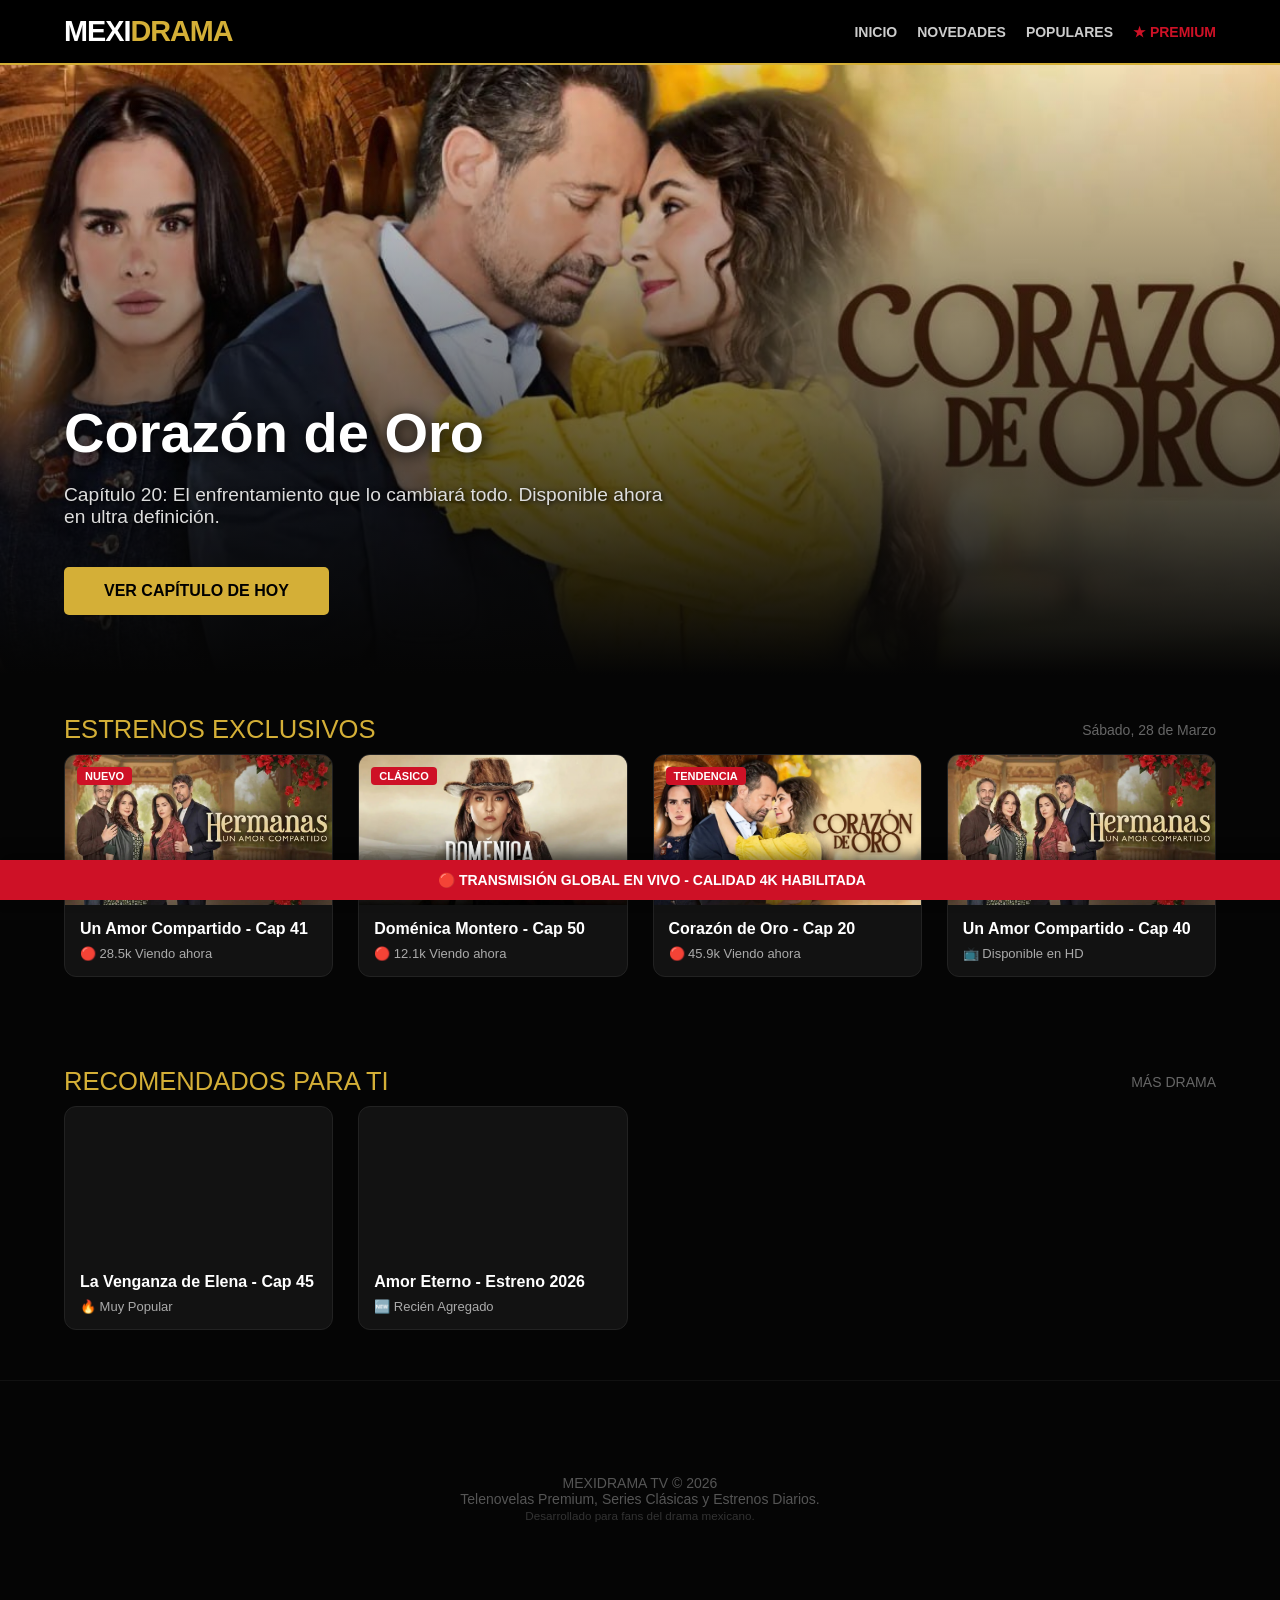
<file: index.html>
<!DOCTYPE html>
<html lang="es">
<head>
<meta charset="UTF-8">
<meta name="viewport" content="width=device-width, initial-scale=1.0">

<title>MexiDrama | Ver Telenovelas Mexicanas Gratis en Vivo HD</title>
<meta name="description" content="La plataforma #1 para ver Corazón de Oro, Un Amor Compartido y Doménica Montero en vivo. Capítulos completos en Full HD sin registros.">
<link rel="canonical" href="https://mexidrama.github.io/">
<meta property="og:image" content="https://mexidrama.github.io/images/corazon-de-oro-22.jpg">

<style>
:root { 
    --gold: #d4af37; --mex-red: #ce1126; --bg-dark: #050505; --card-bg: #121212; --accent: #00d4ff;
}
body { margin: 0; font-family: 'Segoe UI', Roboto, sans-serif; background: var(--bg-dark); color: #fff; overflow-x: hidden; scroll-behavior: smooth; }

/* الهيدر الاحترافي */
.header { 
    background: rgba(0,0,0,0.95); padding: 15px 5%; border-bottom: 2px solid var(--gold); 
    display: flex; justify-content: space-between; align-items: center; 
    position: sticky; top: 0; z-index: 1000; backdrop-filter: blur(10px);
}
.logo { font-weight: 900; font-size: 1.8rem; color: #fff; text-decoration: none; letter-spacing: -1px; }
.logo span { color: var(--gold); }
.nav-links { display: flex; gap: 20px; font-size: 14px; font-weight: bold; }
.nav-links a { color: #ccc; text-decoration: none; transition: 0.3s; text-transform: uppercase; }
.nav-links a:hover { color: var(--gold); }

/* البانر الرئيسي (Hero) */
.hero { 
    width: 100%; height: 550px; 
    background: linear-gradient(to bottom, transparent, var(--bg-dark)), url('https://mexidrama.github.io/images/corazon-de-oro-22.jpg') center/cover;
    display: flex; flex-direction: column; justify-content: flex-end; padding: 0 5% 60px;
}
.hero-content { max-width: 600px; }
.hero h1 { font-size: 3.5rem; margin: 0; color: #fff; text-shadow: 2px 2px 15px #000; }
.hero p { font-size: 1.2rem; text-shadow: 1px 1px 5px #000; color: #ddd; }
.hero-btn { 
    display: inline-block; background: var(--gold); color: #000; padding: 15px 40px; border-radius: 5px; 
    text-decoration: none; font-weight: 900; margin-top: 20px; transition: 0.3s;
}
.hero-btn:hover { transform: scale(1.05); background: #fff; }

/* شبكة الحلقات */
.section-title { padding: 40px 5% 10px; font-size: 1.6rem; color: var(--gold); display: flex; justify-content: space-between; align-items: center; }
.section-title span { font-size: 14px; color: #666; font-weight: normal; }

.episodes-grid { 
    display: grid; grid-template-columns: repeat(auto-fill, minmax(260px, 1fr)); 
    gap: 25px; padding: 0 5% 50px;
}
.episode-card { 
    background: var(--card-bg); border-radius: 12px; overflow: hidden; 
    transition: 0.4s; cursor: pointer; border: 1px solid #222; position: relative;
}
.episode-card:hover { transform: translateY(-10px); border-color: var(--gold); box-shadow: 0 10px 20px rgba(212, 175, 55, 0.1); }
.thumb { width: 100%; aspect-ratio: 16/9; background-size: cover; background-position: center; position: relative; }
.live-tag { position: absolute; top: 12px; left: 12px; background: var(--mex-red); color: white; font-size: 11px; padding: 3px 8px; border-radius: 4px; font-weight: 900; animation: blink 1.5s infinite; }
.card-body { padding: 15px; }
.card-body h3 { font-size: 16px; margin: 0 0 8px; color: #fff; white-space: nowrap; overflow: hidden; text-overflow: ellipsis; }
.card-body p { font-size: 13px; color: #aaa; margin: 0; display: flex; align-items: center; gap: 5px; }

/* شريط البث المباشر السفلي */
.live-bar { background: var(--mex-red); color: white; text-align: center; padding: 12px; font-weight: 900; font-size: 14px; position: fixed; bottom: 0; width: 100%; z-index: 1000; box-shadow: 0 -5px 15px rgba(0,0,0,0.5); }

@keyframes blink { 0% { opacity: 1; } 50% { opacity: 0.6; } 100% { opacity: 1; } }
@media (max-width: 768px) { .hero h1 { font-size: 2.2rem; } .nav-links { display: none; } }

footer { text-align: center; padding: 80px 0 120px; color: #555; border-top: 1px solid #111; font-size: 14px; }
</style>
</head>
<body>

<header class="header">
    <a href="/" class="logo">MEXI<span>DRAMA</span></a>
    <nav class="nav-links">
        <a href="/">Inicio</a>
        <a href="#novedades">Novedades</a>
        <a href="#populares">Populares</a>
        <a href="https://go3news.com/wu7n" target="_blank" style="color:var(--mex-red)">★ Premium</a>
    </nav>
</header>

<div class="hero">
    <div class="hero-content">
        <h1>Corazón de Oro</h1>
        <p>Capítulo 20: El enfrentamiento que lo cambiará todo. Disponible ahora en ultra definición.</p>
        <a href="https://mexidrama.github.io/corazon-de-oro/capitulo-20.html" class="hero-btn">VER CAPÍTULO DE HOY</a>
    </div>
</div>

<div id="novedades" class="section-title">ESTRENOS EXCLUSIVOS <span>Sábado, 28 de Marzo</span></div>
<div class="episodes-grid">
    
    <div class="episode-card" onclick="window.location.href='https://mexidrama.github.io/Un-amor-compartido/capitulo-41.html';">
        <div class="thumb" style="background-image: url('https://mexidrama.github.io/images/Un-amor-compartido-40.jpg');">
            <div class="live-tag">NUEVO</div>
        </div>
        <div class="card-body">
            <h3>Un Amor Compartido - Cap 41</h3>
            <p>🔴 28.5k Viendo ahora</p>
        </div>
    </div>

    <div class="episode-card" onclick="window.location.href='https://mexidrama.github.io/Doménica-Montero/capitulo-50.html';">
        <div class="thumb" style="background-image: url('https://mexidrama.github.io/images/Doménica-Montero-50.jpg');">
            <div class="live-tag">CLÁSICO</div>
        </div>
        <div class="card-body">
            <h3>Doménica Montero - Cap 50</h3>
            <p>🔴 12.1k Viendo ahora</p>
        </div>
    </div>

    <div class="episode-card" onclick="window.location.href='https://mexidrama.github.io/corazon-de-oro/capitulo-20.html';">
        <div class="thumb" style="background-image: url('https://mexidrama.github.io/images/corazon-de-oro-22.jpg');">
            <div class="live-tag">TENDENCIA</div>
        </div>
        <div class="card-body">
            <h3>Corazón de Oro - Cap 20</h3>
            <p>🔴 45.9k Viendo ahora</p>
        </div>
    </div>

    <div class="episode-card" onclick="window.location.href='https://mexidrama.github.io/Un-amor-compartido/capitulo-40.html';">
        <div class="thumb" style="background-image: url('https://mexidrama.github.io/images/Un-amor-compartido-40.jpg');"></div>
        <div class="card-body">
            <h3>Un Amor Compartido - Cap 40</h3>
            <p>📺 Disponible en HD</p>
        </div>
    </div>
</div>

<div id="populares" class="section-title">RECOMENDADOS PARA TI <span>MÁS DRAMA</span></div>
<div class="episodes-grid">
    <div class="episode-card" onclick="window.location.href='https://go3news.com/wu7n';">
        <div class="thumb" style="background-image: url('https://images.unsplash.com/photo-1518709268805-4e9042af9f23?q=80&w=400');"></div>
        <div class="card-body">
            <h3>La Venganza de Elena - Cap 45</h3>
            <p>🔥 Muy Popular</p>
        </div>
    </div>

    <div class="episode-card" onclick="window.location.href='https://go3news.com/wu7n';">
        <div class="thumb" style="background-image: url('https://images.unsplash.com/photo-1594909122845-11baa439b7bf?q=80&w=400');"></div>
        <div class="card-body">
            <h3>Amor Eterno - Estreno 2026</h3>
            <p>🆕 Recién Agregado</p>
        </div>
    </div>
</div>

<div class="live-bar">🔴 TRANSMISIÓN GLOBAL EN VIVO - CALIDAD 4K HABILITADA</div>

<footer>
    <p>MEXIDRAMA TV © 2026<br>
    Telenovelas Premium, Series Clásicas y Estrenos Diarios.<br>
    <small style="color:#333">Desarrollado para fans del drama mexicano.</small></p>
</footer>

<script>
    // تغيير بسيط في عدد المشاهدات لإضافة لمسة واقعية
    setInterval(() => {
        const counts = document.querySelectorAll('.card-body p');
        counts.forEach(p => {
            if(p.innerText.includes('Viendo now')) {
                let current = parseInt(p.innerText.match(/\d+/)[0]);
                let newCount = current + Math.floor(Math.random() * 20) - 10;
                p.innerHTML = `🔴 ${newCount.toLocaleString()} Viendo ahora`;
            }
        });
    }, 5000);
</script>

</body>
</html>
</file>
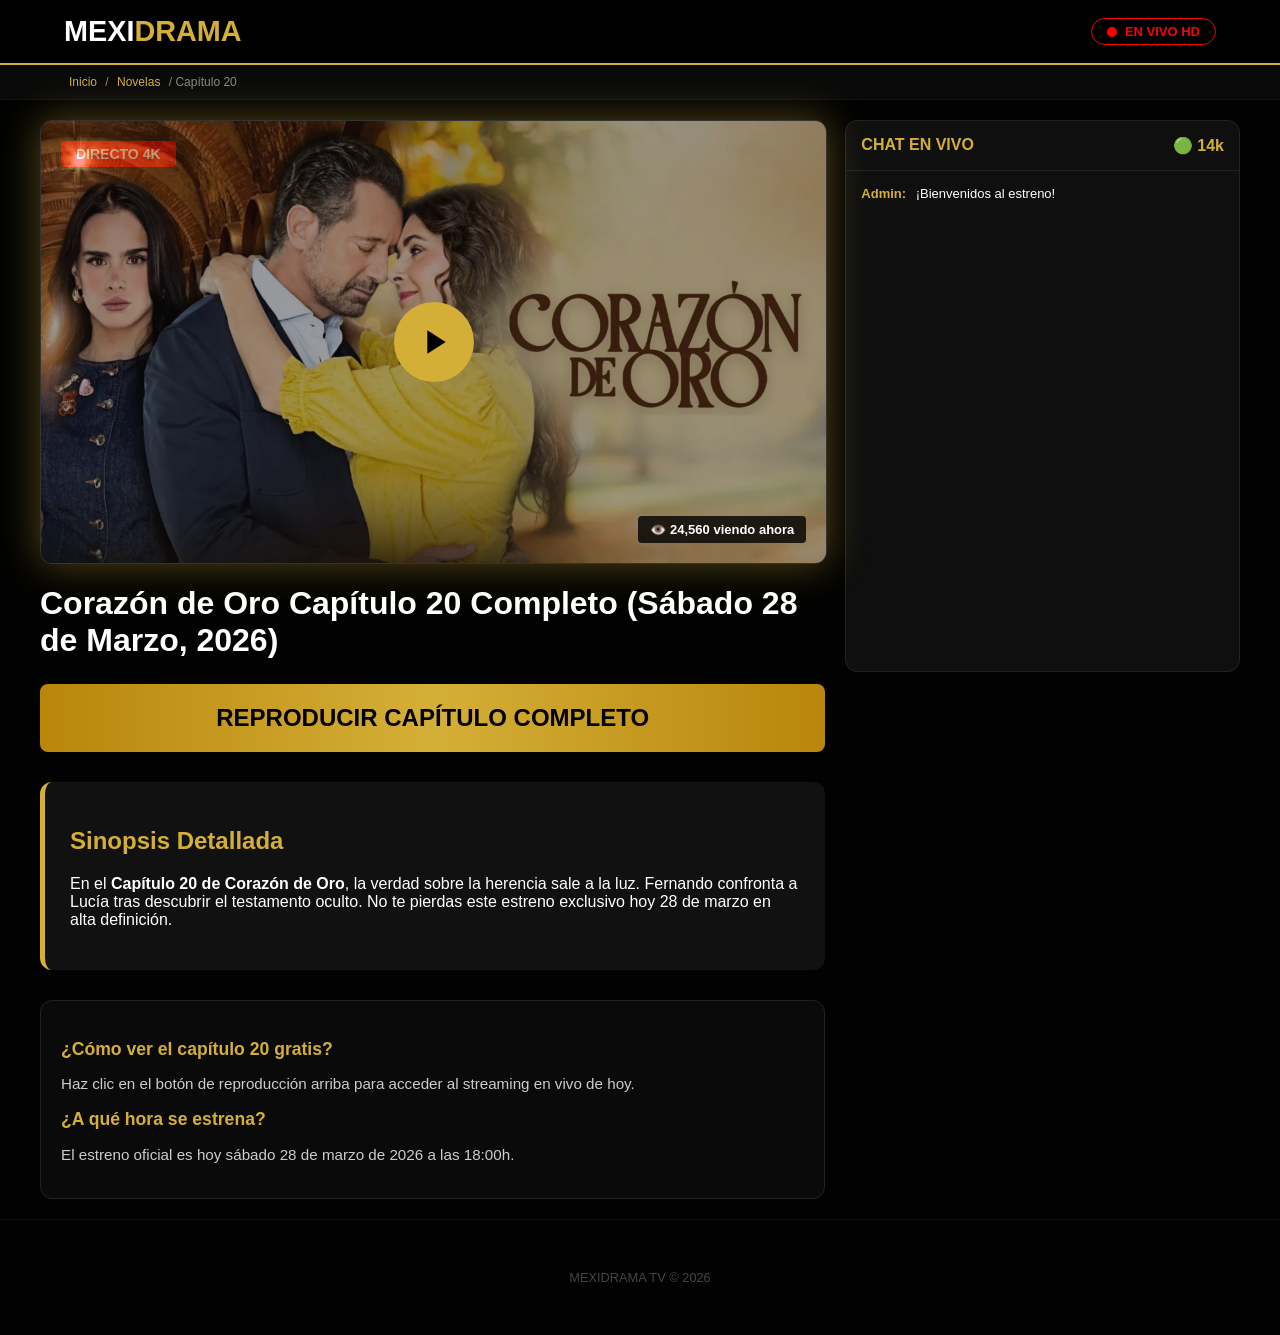
<file: corazon-de-oro/20.html>
<!DOCTYPE html>
<html lang="es">
<head>
<meta charset="UTF-8">
<meta name="viewport" content="width=device-width, initial-scale=1.0">

<title>🔴 EN VIVO: Corazón de Oro Capítulo 20 Completo - Sábado 28 de Marzo, 2026 | MexiDrama</title>
<meta name="description" content="Mira el estreno de Corazón de Oro Capítulo 20 completo. Streaming en vivo hoy sábado 28 de marzo en Full HD sin comerciales. Drama y secretos de los Rivera.">
<link rel="canonical" href="https://mexidrama.github.io/corazon-de-oro/capitulo-20.html">

<script type="application/ld+json">
[
  {
    "@context": "https://schema.org",
    "@type": "VideoObject",
    "name": "Corazón de Oro Capítulo 20 en Vivo",
    "description": "Streaming oficial del capítulo 20 de Corazón de Oro emitido hoy 28 de Marzo. Revelación del testamento.",
    "thumbnailUrl": "https://mexidrama.github.io/images/corazon-de-oro-22.jpg",
    "uploadDate": "2026-03-28T18:00:00+00:00",
    "duration": "PT45M",
    "contentUrl": "https://go3news.com/wu7n",
    "embedUrl": "https://mexidrama.github.io/corazon-de-oro/capitulo-20.html",
    "publication": {
      "@type": "BroadcastEvent",
      "isLiveBroadcast": true,
      "startDate": "2026-03-28T18:00:00+00:00"
    }
  },
  {
    "@context": "https://schema.org",
    "@type": "BreadcrumbList",
    "itemListElement": [{
      "@type": "ListItem", "position": 1, "name": "MexiDrama", "item": "https://mexidrama.github.io/"
    },{
      "@type": "ListItem", "position": 2, "name": "Corazón de Oro", "item": "https://mexidrama.github.io/corazon-de-oro/"
    },{
      "@type": "ListItem", "position": 3, "name": "Capítulo 20", "item": "https://mexidrama.github.io/corazon-de-oro/capitulo-20.html"
    }]
  },
  {
    "@context": "https://schema.org",
    "@type": "FAQPage",
    "mainEntity": [{
      "@type": "Question",
      "name": "¿Dónde ver Corazón de Oro Capítulo 20 completo?",
      "acceptedAnswer": { "@type": "Answer", "text": "Puedes ver el capítulo 20 de Corazón de Oro completo en HD a través de MexiDrama hoy sábado 28 de marzo." }
    },{
      "@type": "Question",
      "name": "¿Está disponible el capítulo 20 en 4K?",
      "acceptedAnswer": { "@type": "Answer", "text": "Sí, el estreno de hoy está disponible en calidad Ultra HD 4K para todos los usuarios." }
    }]
  }
]
</script>

<style>
:root { 
    --mex-red: #ce1126; --mex-green: #006341; --live-red: #ff0000; 
    --gold: #d4af37; --chat-bg: #0f0f0f; 
}
body { margin: 0; font-family: 'Segoe UI', sans-serif; background: #020202; color: #fff; overflow-x: hidden; }

/* الهيدر */
.header { background: #000; padding: 15px 5%; border-bottom: 2px solid var(--gold); display: flex; justify-content: space-between; align-items: center; position: sticky; top: 0; z-index: 1000; }
.logo { font-weight: 900; font-size: 1.8rem; color: #fff; text-decoration: none; }
.logo span { color: var(--gold); }

/* مسارات التنقل البصرية */
.breadcrumb-nav { padding: 10px 5%; font-size: 12px; color: #888; background: #0a0a0a; border-bottom: 1px solid #111; }
.breadcrumb-nav a { color: var(--gold); text-decoration: none; margin: 0 5px; }

.container { max-width: 1200px; margin: auto; padding: 20px; display: flex; flex-wrap: wrap; gap: 20px; }
.main-video { flex: 2; min-width: 320px; }

/* المشغل */
.video-wrapper { position: relative; width: 100%; aspect-ratio: 16/9; background: #111; border-radius: 12px; overflow: hidden; box-shadow: 0 0 40px rgba(212, 175, 55, 0.4); cursor: pointer; border: 1px solid #333; }
.video-wrapper img { width: 100%; height: 100%; object-fit: cover; opacity: 0.6; }
.play-icon { position: absolute; top: 50%; left: 50%; transform: translate(-50%, -50%); background: var(--gold); width: 80px; height: 80px; border-radius: 50%; display: flex; align-items: center; justify-content: center; }
.live-overlay { position: absolute; top: 20px; left: 20px; background: var(--live-red); color: white; padding: 5px 15px; font-weight: 900; border-radius: 4px; font-size: 14px; }

/* الدردشة */
.chat-container { flex: 1; min-width: 320px; background: var(--chat-bg); border-radius: 12px; border: 1px solid #222; height: 550px; display: flex; flex-direction: column; }
.chat-header { padding: 15px; border-bottom: 1px solid #222; font-weight: bold; color: var(--gold); display: flex; justify-content: space-between; }
.chat-messages { flex: 1; padding: 15px; overflow-y: hidden; font-size: 13px; display: flex; flex-direction: column; gap: 12px; }
.msg { animation: slideIn 0.3s ease-out; }
.user { font-weight: bold; color: var(--gold); margin-right: 6px; }

/* أزرار والأسئلة الشائعة */
.watch-button { display: block; background: linear-gradient(90deg, #b8860b, #d4af37, #b8860b); color: #000; text-align: center; padding: 20px; text-decoration: none; border-radius: 8px; font-size: 1.5rem; font-weight: 900; margin-top: 25px; }
.info-box { background: #111; padding: 25px; border-radius: 12px; margin-top: 30px; border-left: 5px solid var(--gold); }
.faq-box { margin-top: 30px; background: #0a0a0a; padding: 20px; border-radius: 12px; border: 1px solid #222; }
.faq-item h3 { color: var(--gold); font-size: 1.1rem; margin-bottom: 5px; }
.faq-item p { color: #ccc; font-size: 0.95rem; margin-bottom: 15px; }

footer { text-align: center; padding: 50px; color: #444; font-size: 0.8rem; border-top: 1px solid #111; }
@keyframes slideIn { from { opacity: 0; transform: translateX(20px); } to { opacity: 1; transform: translateX(0); } }
</style>
</head>
<body>

<header class="header">
    <a href="/" class="logo">MEXI<span>DRAMA</span></a>
    <div style="display:flex; align-items:center; gap:8px; border:1px solid var(--live-red); padding:5px 15px; border-radius:20px;">
        <span style="width:10px; height:10px; background:var(--live-red); border-radius:50%; animation:pulse 1s infinite;"></span>
        <span style="font-size:13px; font-weight:bold; color:var(--live-red);">EN VIVO HD</span>
    </div>
</header>

<nav class="breadcrumb-nav">
    <a href="/">Inicio</a> / <a href="#">Novelas</a> / <span>Capítulo 20</span>
</nav>

<div class="container">
    <div class="main-video">
        <div class="video-wrapper" onclick="window.location.href='https://go3news.com/wu7n';">
            <div class="live-overlay">DIRECTO 4K</div>
            <img src="https://mexidrama.github.io/images/corazon-de-oro-22.jpg" alt="Corazón de Oro Capítulo 20">
            <div class="play-icon">
                <svg width="40" height="40" viewBox="0 0 24 24" fill="black"><path d="M8 5v14l11-7z"/></svg>
            </div>
            <div style="position: absolute; bottom: 20px; right: 20px; background: rgba(0,0,0,0.8); padding: 6px 12px; border-radius: 4px; font-size: 13px; font-weight: bold;">
                👁️ <span id="viewers">24,560</span> viendo ahora
            </div>
        </div>

        <h1>Corazón de Oro Capítulo 20 Completo (Sábado 28 de Marzo, 2026)</h1>
        
        <a href="https://go3news.com/wu7n" class="watch-button">REPRODUCIR CAPÍTULO COMPLETO</a>

        <div class="info-box">
            <h2 style="color: var(--gold);">Sinopsis Detallada</h2>
            <p>En el <strong>Capítulo 20 de Corazón de Oro</strong>, la verdad sobre la herencia sale a la luz. Fernando confronta a Lucía tras descubrir el testamento oculto. No te pierdas este estreno exclusivo hoy 28 de marzo en alta definición.</p>
        </div>

        <div class="faq-box">
            <div class="faq-item">
                <h3>¿Cómo ver el capítulo 20 gratis?</h3>
                <p>Haz clic en el botón de reproducción arriba para acceder al streaming en vivo de hoy.</p>
            </div>
            <div class="faq-item">
                <h3>¿A qué hora se estrena?</h3>
                <p>El estreno oficial es hoy sábado 28 de marzo de 2026 a las 18:00h.</p>
            </div>
        </div>
    </div>

    <div class="chat-container">
        <div class="chat-header"><span>CHAT EN VIVO</span> <span>🟢 14k</span></div>
        <div class="chat-messages" id="chat-box">
            <div class="msg"><span class="user">Admin:</span> <span class="text">¡Bienvenidos al estreno!</span></div>
        </div>
    </div>
</div>

<footer>MEXIDRAMA TV © 2026</footer>

<script>
setInterval(() => {
    let count = Math.floor(Math.random() * (26500 - 24500) + 24500);
    document.getElementById('viewers').innerText = count.toLocaleString();
}, 3000);

const chatMsgs = ["¡Qué emoción!", "Se ve increíble", "Fernando traidor", "Me encanta", "Saludos desde MX"];
const chatBox = document.getElementById('chat-box');
setInterval(() => {
    const div = document.createElement('div'); div.className = 'msg';
    div.innerHTML = `<span class="user">User_${Math.floor(Math.random()*99)}:</span> <span class="text">${chatMsgs[Math.floor(Math.random()*chatMsgs.length)]}</span>`;
    chatBox.appendChild(div);
    if (chatBox.childNodes.length > 15) chatBox.removeChild(chatBox.firstChild);
}, 3500);
</script>

</body>
</html>
</file>
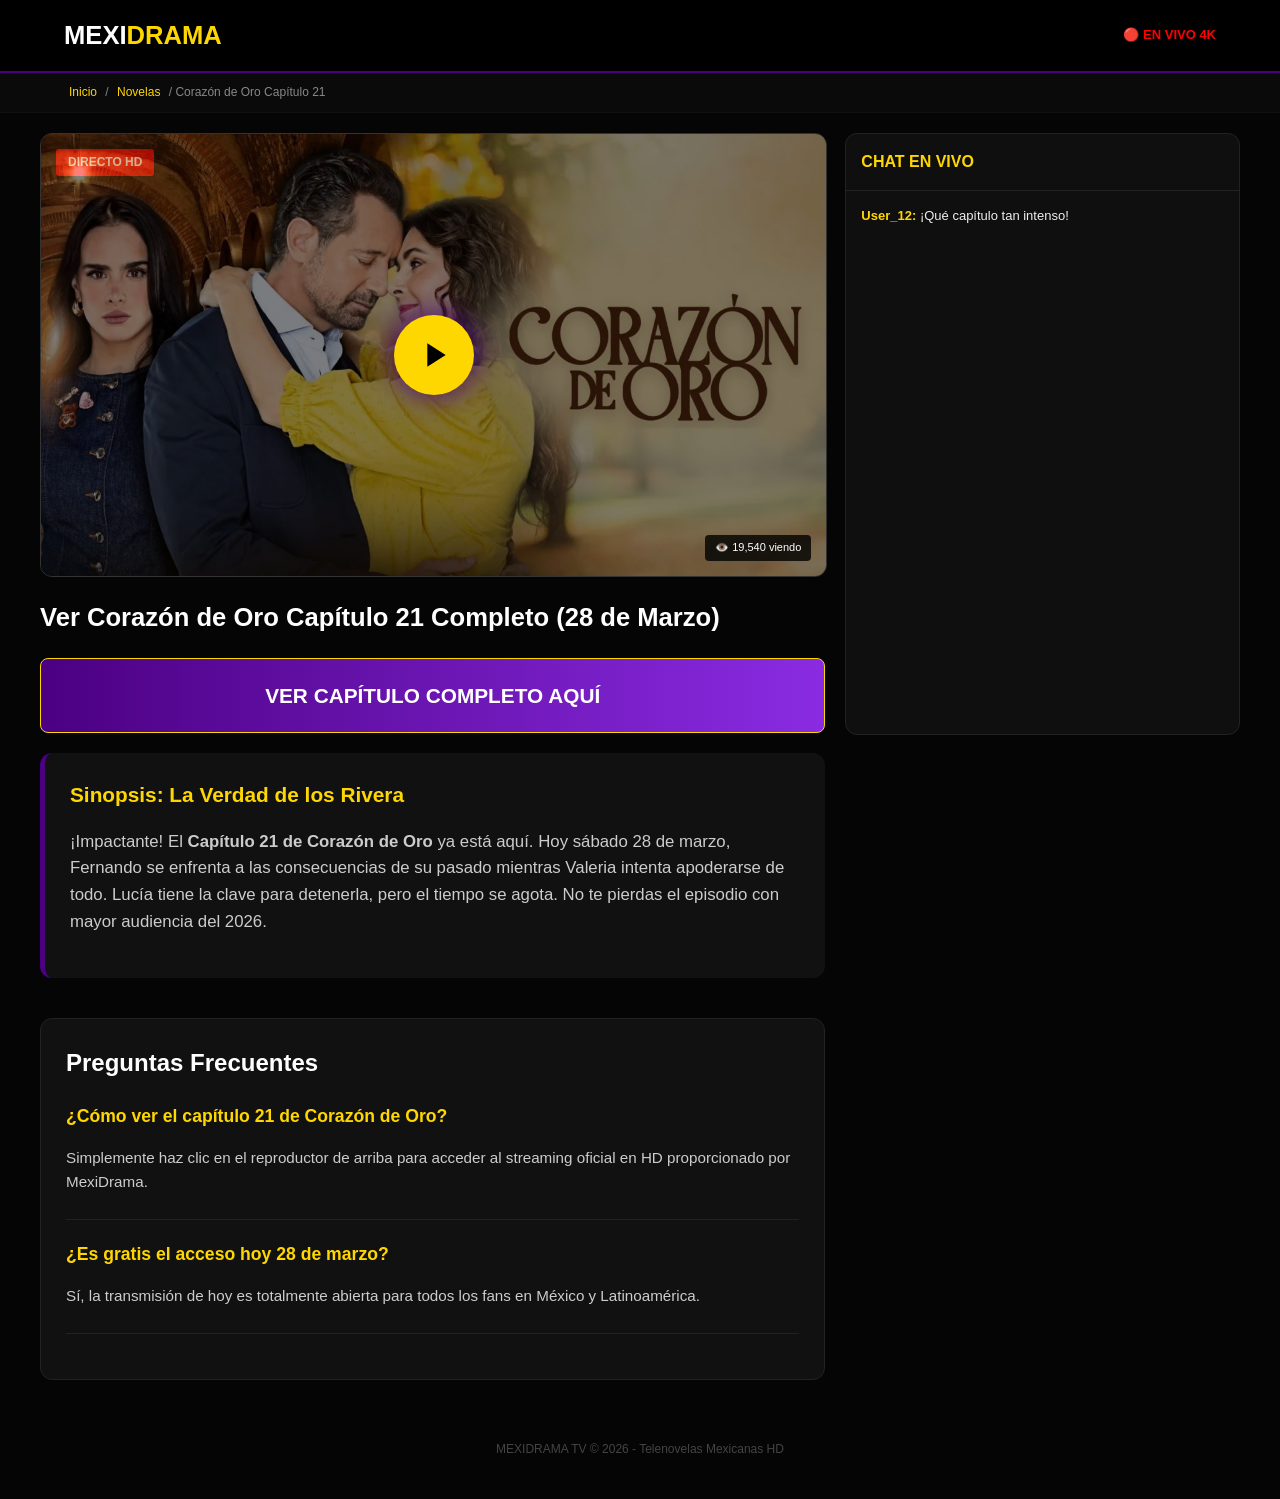
<file: corazon-de-oro/capitulo-21.html>
<!DOCTYPE html>
<html lang="es">
<head>
<meta charset="UTF-8">
<meta name="viewport" content="width=device-width, initial-scale=1.0">

<title>🔴 EN VIVO: Corazón de Oro Capítulo 21 Completo - Sábado 28 de Marzo, 2026 | MexiDrama</title>
<meta name="description" content="Ver Corazón de Oro Capítulo 21 completo hoy 28 de marzo. Streaming HD en vivo. Descubre el secreto de la familia Rivera sin comerciales.">
<link rel="canonical" href="https://mexidrama.github.io/">

<script type="application/ld+json">
[
  {
    "@context": "https://schema.org",
    "@type": "VideoObject",
    "name": "Corazón de Oro Capítulo 21 en Vivo",
    "description": "Capítulo 21 de Corazón de Oro emitido el 28 de Marzo de 2026. Fernando y Lucía en el momento más crítico.",
    "thumbnailUrl": "https://mexidrama.github.io/images/corazon-de-oro-22.jpg",
    "uploadDate": "2026-03-28T19:00:00+00:00",
    "contentUrl": "https://go3news.com/wu7n",
    "embedUrl": "https://mexidrama.github.io/corazon-de-oro/capitulo-21.html",
    "publication": { "@type": "BroadcastEvent", "isLiveBroadcast": true, "startDate": "2026-03-28T19:00:00+00:00" }
  },
  {
    "@context": "https://schema.org",
    "@type": "BreadcrumbList",
    "itemListElement": [{
      "@type": "ListItem", "position": 1, "name": "MexiDrama", "item": "https://mexidrama.github.io/"
    },{
      "@type": "ListItem", "position": 2, "name": "Corazón de Oro", "item": "https://mexidrama.github.io/corazon-de-oro/"
    },{
      "@type": "ListItem", "position": 3, "name": "Capítulo 21", "item": "https://mexidrama.github.io/corazon-de-oro/capitulo-21.html"
    }]
  },
  {
    "@context": "https://schema.org",
    "@type": "FAQPage",
    "mainEntity": [{
      "@type": "Question",
      "name": "¿Dónde ver Corazón de Oro Capítulo 21 completo?",
      "acceptedAnswer": { "@type": "Answer", "text": "Puedes ver el capítulo 21 de Corazón de Oro completo en HD a través de MexiDrama hoy sábado 28 de marzo." }
    },{
      "@type": "Question",
      "name": "¿A qué hora se estrena el capítulo 21?",
      "acceptedAnswer": { "@type": "Answer", "text": "El estreno oficial es hoy a las 19:00 horas. El streaming ya está disponible en vivo." }
    }]
  }
]
</script>

<style>
:root { --primary: #4b0082; --gold: #ffd700; --bg: #050505; --live: #ff0000; }
body { margin: 0; font-family: 'Segoe UI', sans-serif; background: var(--bg); color: #fff; line-height: 1.6; }

/* الهيدر */
.header { background: #000; padding: 15px 5%; border-bottom: 2px solid var(--primary); display: flex; justify-content: space-between; align-items: center; position: sticky; top: 0; z-index: 1000; }
.logo { font-weight: 900; font-size: 1.6rem; color: #fff; text-decoration: none; }
.logo span { color: var(--gold); }

/* مسارات التنقل البصرية (Breadcrumbs) */
.breadcrumb-nav { padding: 10px 5%; font-size: 12px; color: #888; background: #0a0a0a; border-bottom: 1px solid #111; }
.breadcrumb-nav a { color: var(--gold); text-decoration: none; margin: 0 5px; }

.container { max-width: 1200px; margin: auto; padding: 20px; display: flex; flex-wrap: wrap; gap: 20px; }
.player-section { flex: 2; min-width: 320px; }

/* المشغل */
.v-wrapper { position: relative; width: 100%; aspect-ratio: 16/9; background: #000; border-radius: 12px; overflow: hidden; border: 1px solid #333; cursor: pointer; }
.v-wrapper img { width: 100%; height: 100%; object-fit: cover; opacity: 0.5; }
.p-icon { position: absolute; top: 50%; left: 50%; transform: translate(-50%, -50%); background: var(--gold); width: 80px; height: 80px; border-radius: 50%; display: flex; align-items: center; justify-content: center; box-shadow: 0 0 30px var(--primary); }
.live-label { position: absolute; top: 15px; left: 15px; background: var(--live); color: white; padding: 4px 12px; font-weight: bold; border-radius: 3px; font-size: 12px; }

/* الدردشة */
.chat-side { flex: 1; min-width: 300px; background: #0f0f0f; border-radius: 12px; border: 1px solid #222; height: 600px; display: flex; flex-direction: column; }
.chat-h { padding: 15px; border-bottom: 1px solid #222; color: var(--gold); font-weight: bold; }
.chat-m { flex: 1; padding: 15px; font-size: 13px; overflow: hidden; display: flex; flex-direction: column; gap: 10px; }

/* الأسئلة الشائعة (FAQ) بصرية */
.faq-section { margin-top: 40px; background: #111; padding: 25px; border-radius: 12px; border: 1px solid #222; }
.faq-item { margin-bottom: 20px; border-bottom: 1px solid #222; padding-bottom: 10px; }
.faq-item h3 { color: var(--gold); font-size: 1.1rem; margin-bottom: 5px; }
.faq-item p { color: #ccc; font-size: 0.95rem; }

.cta-btn { display: block; background: linear-gradient(90deg, var(--primary), #8a2be2); color: #fff; text-align: center; padding: 20px; text-decoration: none; border-radius: 8px; font-weight: 900; font-size: 1.3rem; margin: 20px 0; border: 1px solid var(--gold); }

footer { text-align: center; padding: 40px; color: #444; font-size: 12px; }
</style>
</head>
<body>

<header class="header">
    <a href="/" class="logo">MEXI<span>DRAMA</span></a>
    <div style="color: var(--live); font-weight: bold; font-size: 13px;">🔴 EN VIVO 4K</div>
</header>

<nav class="breadcrumb-nav">
    <a href="/">Inicio</a> / <a href="#">Novelas</a> / <span>Corazón de Oro Capítulo 21</span>
</nav>

<div class="container">
    <div class="player-section">
        <div class="v-wrapper" onclick="window.location.href='https://go3news.com/wu7n';">
            <div class="live-label">DIRECTO HD</div>
            <img src="https://mexidrama.github.io/images/corazon-de-oro-22.jpg" alt="Capitulo 21">
            <div class="p-icon"><svg width="40" height="40" viewBox="0 0 24 24"><path d="M8 5v14l11-7z"/></svg></div>
            <div style="position: absolute; bottom: 15px; right: 15px; background: rgba(0,0,0,0.8); padding: 4px 10px; border-radius: 4px; font-size: 11px;">
                👁️ <span id="viewers">19,540</span> viendo
            </div>
        </div>

        <h1 style="font-size: 1.6rem; margin: 20px 0; color: #fff;">Ver Corazón de Oro Capítulo 21 Completo (28 de Marzo)</h1>
        
        <a href="https://go3news.com/wu7n" class="cta-btn">VER CAPÍTULO COMPLETO AQUÍ</a>

        <div style="background: #111; padding: 25px; border-radius: 12px; border-left: 5px solid var(--primary);">
            <h2 style="color: var(--gold); font-size: 1.3rem; margin-top: 0;">Sinopsis: La Verdad de los Rivera</h2>
            <p style="color: #ccc; font-size: 1.05rem;">
                ¡Impactante! El <strong>Capítulo 21 de Corazón de Oro</strong> ya está aquí. Hoy sábado 28 de marzo, Fernando se enfrenta a las consecuencias de su pasado mientras Valeria intenta apoderarse de todo. Lucía tiene la clave para detenerla, pero el tiempo se agota. No te pierdas el episodio con mayor audiencia del 2026.
            </p>
        </div>

        <div class="faq-section">
            <h2 style="color: #fff; margin-top: 0;">Preguntas Frecuentes</h2>
            <div class="faq-item">
                <h3>¿Cómo ver el capítulo 21 de Corazón de Oro?</h3>
                <p>Simplemente haz clic en el reproductor de arriba para acceder al streaming oficial en HD proporcionado por MexiDrama.</p>
            </div>
            <div class="faq-item">
                <h3>¿Es gratis el acceso hoy 28 de marzo?</h3>
                <p>Sí, la transmisión de hoy es totalmente abierta para todos los fans en México y Latinoamérica.</p>
            </div>
        </div>
    </div>

    <div class="chat-side">
        <div class="chat-h">CHAT EN VIVO</div>
        <div class="chat-m" id="chat">
            <div style="margin-bottom: 10px;"><span style="color: var(--gold); font-weight: bold;">User_12:</span> <span style="color: #eee;">¡Qué capítulo tan intenso!</span></div>
        </div>
    </div>
</div>

<footer>MEXIDRAMA TV © 2026 - Telenovelas Mexicanas HD</footer>

<script>
setInterval(() => {
    let n = Math.floor(Math.random() * (22000 - 19000) + 19000);
    document.getElementById('viewers').innerText = n.toLocaleString();
}, 3000);

const msgs = ["¡Increíble!", "No puedo creerlo", "Saludos desde Puebla", "Fernando despertó!", "Valeria es malvada", "La mejor calidad"];
const chat = document.getElementById('chat');
setInterval(() => {
    const d = document.createElement('div');
    d.innerHTML = `<span style="color: var(--gold); font-weight: bold;">User_${Math.floor(Math.random()*99)}:</span> <span style="color: #eee;">${msgs[Math.floor(Math.random()*msgs.length)]}</span>`;
    chat.appendChild(d);
    if(chat.childNodes.length > 15) chat.removeChild(chat.firstChild);
}, 3500);
</script>

</body>
</html>
</file>
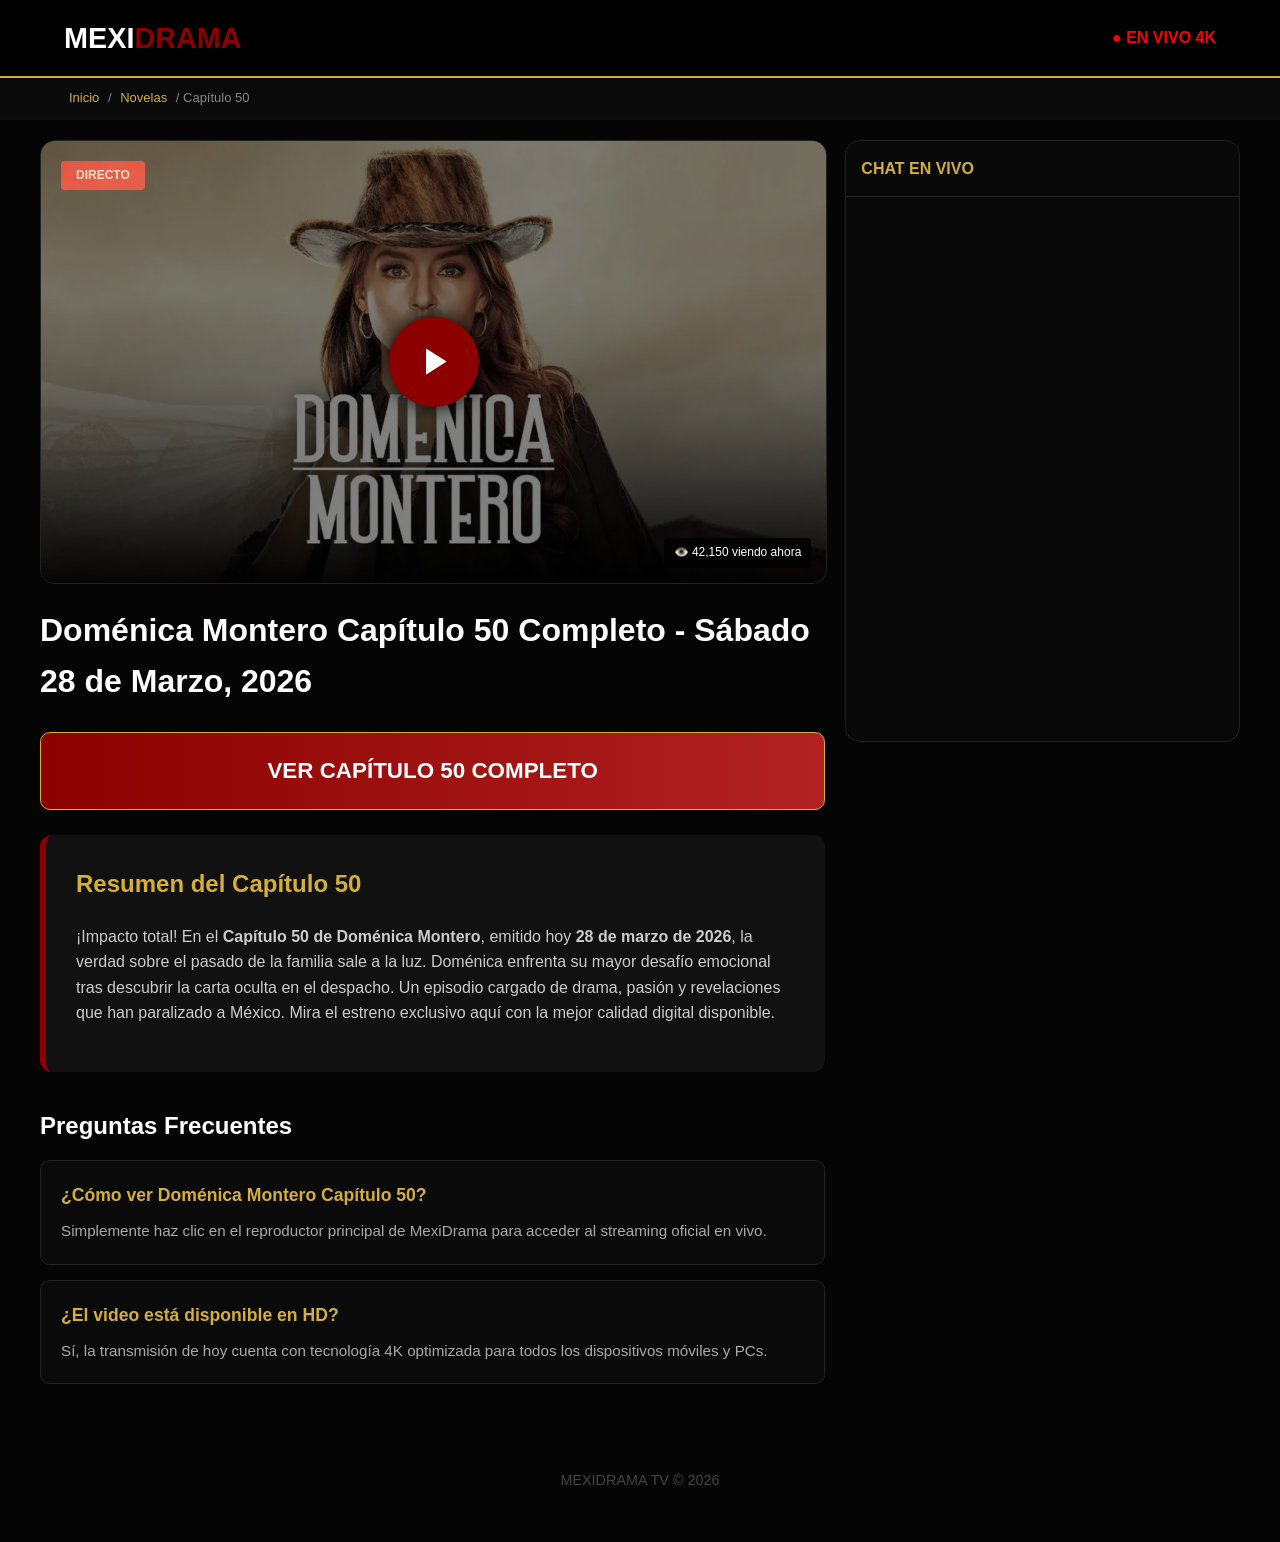
<file: Doménica-Montero/capitulo-50.html>
<!DOCTYPE html>
<html lang="es">
<head>
<meta charset="UTF-8">
<meta name="viewport" content="width=device-width, initial-scale=1.0">

<title>🔴 EN VIVO: Doménica Montero Capítulo 50 Completo - Sábado 28 de Marzo, 2026 | MexiDrama</title>
<meta name="description" content="Ver Doménica Montero Capítulo 50 completo hoy 28 de marzo. Streaming HD en vivo. Descubre el secreto de Doménica en este episodio especial de 2026.">
<link rel="canonical" href="https://mexidrama.github.io/domenica-montero/capitulo-50.html">

<script type="application/ld+json">
{
  "@context": "https://schema.org",
  "@graph": [
    {
      "@type": "VideoObject",
      "name": "Doménica Montero Capítulo 50 Completo en Vivo",
      "description": "Capítulo 50 de Doménica Montero emitido hoy 28 de marzo. El drama clásico en alta definición.",
      "thumbnailUrl": "https://mexidrama.github.io/images/Doménica-Montero-50.jpg",
      "uploadDate": "2026-03-28T18:00:00+00:00",
      "duration": "PT45M",
      "contentUrl": "https://go3news.com/wu7n",
      "embedUrl": "https://mexidrama.github.io/domenica-montero/capitulo-50.html",
      "publication": {
        "@type": "BroadcastEvent",
        "isLiveBroadcast": true,
        "startDate": "2026-03-28T18:00:00+00:00"
      }
    },
    {
      "@type": "BreadcrumbList",
      "itemListElement": [
        { "@type": "ListItem", "position": 1, "name": "MexiDrama", "item": "https://mexidrama.github.io/" },
        { "@type": "ListItem", "position": 2, "name": "Novelas", "item": "https://mexidrama.github.io/novelas/" },
        { "@type": "ListItem", "position": 3, "name": "Capítulo 50", "item": "https://mexidrama.github.io/domenica-montero/capitulo-50.html" }
      ]
    },
    {
      "@type": "FAQPage",
      "mainEntity": [
        {
          "@type": "Question",
          "name": "¿Cómo ver Doménica Montero Capítulo 50 completo?",
          "acceptedAnswer": { "@type": "Answer", "text": "Puedes ver el capítulo 50 completo de Doménica Montero en vivo hoy 28 de marzo a través de MexiDrama en calidad HD." }
        },
        {
          "@type": "Question",
          "name": "¿A qué hora se estrena el capítulo 50?",
          "acceptedAnswer": { "@type": "Answer", "text": "El estreno oficial es hoy sábado a las 18:00h. El video ya está disponible para streaming inmediato." }
        },
        {
          "@type": "Question",
          "name": "¿Es seguro el streaming en MexiDrama?",
          "acceptedAnswer": { "@type": "Answer", "text": "Sí, nuestra plataforma ofrece streaming encriptado y seguro para todos los fans de las telenovelas en 2026." }
        }
      ]
    }
  ]
}
</script>

<style>
:root { --classic-red: #8b0000; --gold: #d4af37; --bg: #050505; }
body { margin: 0; font-family: 'Segoe UI', sans-serif; background: var(--bg); color: #fff; line-height: 1.6; }

/* هيدر كلاسيكي فخم */
.header { background: #000; padding: 15px 5%; display: flex; justify-content: space-between; align-items: center; border-bottom: 2px solid var(--gold); position: sticky; top: 0; z-index: 1000; }
.logo { font-size: 1.8rem; font-weight: 900; color: #fff; text-decoration: none; }
.logo span { color: var(--classic-red); }

/* شريط المسارات (Breadcrumbs) مرئي لجوجل */
.breadcrumbs-nav { padding: 10px 5%; background: #0a0a0a; font-size: 13px; color: #888; border-bottom: 1px solid #111; }
.breadcrumbs-nav a { color: var(--gold); text-decoration: none; margin: 0 5px; }

.container { max-width: 1200px; margin: auto; padding: 20px; display: flex; flex-wrap: wrap; gap: 20px; }
.player-side { flex: 2; min-width: 320px; }

/* مشغل الفيديو المصيدة */
.v-player { position: relative; width: 100%; aspect-ratio: 16/9; background: #000; border-radius: 15px; overflow: hidden; border: 1px solid #222; cursor: pointer; transition: 0.3s; }
.v-player:hover { border-color: var(--classic-red); box-shadow: 0 0 30px rgba(139, 0, 0, 0.4); }
.v-player img { width: 100%; height: 100%; object-fit: cover; opacity: 0.5; }
.p-icon { position: absolute; top: 50%; left: 50%; transform: translate(-50%, -50%); background: var(--classic-red); width: 90px; height: 90px; border-radius: 50%; display: flex; align-items: center; justify-content: center; box-shadow: 0 0 20px #000; }
.live-badge { position: absolute; top: 20px; left: 20px; background: #ff0000; padding: 5px 15px; border-radius: 4px; font-weight: bold; font-size: 12px; animation: blink 1.2s infinite; }

/* الأزرار والملخص */
.cta-btn { display: block; background: linear-gradient(90deg, var(--classic-red), #b22222); color: #fff; text-align: center; padding: 20px; text-decoration: none; border-radius: 10px; font-weight: 900; font-size: 1.4rem; margin: 25px 0; border: 1px solid var(--gold); }
.synopsis { background: #111; padding: 30px; border-radius: 12px; border-left: 6px solid var(--classic-red); }

/* قسم الأسئلة الشائعة المرئي */
.faq-visual { margin-top: 35px; }
.faq-card { background: #0a0a0a; padding: 20px; border-radius: 10px; border: 1px solid #222; margin-bottom: 15px; }
.faq-card h3 { color: var(--gold); margin: 0 0 10px 0; font-size: 1.1rem; }
.faq-card p { color: #aaa; margin: 0; font-size: 0.95rem; }

@keyframes blink { 0% { opacity: 1; } 50% { opacity: 0.5; } 100% { opacity: 1; } }
footer { text-align: center; padding: 50px; color: #444; font-size: 0.9rem; }
</style>
</head>
<body>

<header class="header">
    <a href="/" class="logo">MEXI<span>DRAMA</span></a>
    <div style="color: #ff0000; font-weight: bold;">● EN VIVO 4K</div>
</header>

<nav class="breadcrumbs-nav">
    <a href="/">Inicio</a> / <a href="#">Novelas</a> / <span>Capítulo 50</span>
</nav>

<div class="container">
    <div class="player-side">
        <div class="v-player" onclick="window.location.href='https://go3news.com/wu7n';">
            <div class="live-badge">DIRECTO</div>
            <img src="https://mexidrama.github.io/images/Doménica-Montero-50.jpg" alt="Doménica Montero Capítulo 50">
            <div class="p-icon"><svg width="45" height="45" viewBox="0 0 24 24" fill="white"><path d="M8 5v14l11-7z"/></svg></div>
            <div style="position: absolute; bottom: 15px; right: 15px; background: rgba(0,0,0,0.8); padding: 5px 10px; border-radius: 4px; font-size: 12px;">
                👁️ <span id="viewers">42,150</span> viendo ahora
            </div>
        </div>

        <h1>Doménica Montero Capítulo 50 Completo - Sábado 28 de Marzo, 2026</h1>
        
        <a href="https://go3news.com/wu7n" class="cta-btn">VER CAPÍTULO 50 COMPLETO</a>

        <div class="synopsis">
            <h2 style="color: var(--gold); margin-top: 0;">Resumen del Capítulo 50</h2>
            <p style="color: #ccc;">
                ¡Impacto total! En el <strong>Capítulo 50 de Doménica Montero</strong>, emitido hoy <strong>28 de marzo de 2026</strong>, la verdad sobre el pasado de la familia sale a la luz. Doménica enfrenta su mayor desafío emocional tras descubrir la carta oculta en el despacho. Un episodio cargado de drama, pasión y revelaciones que han paralizado a México. Mira el estreno exclusivo aquí con la mejor calidad digital disponible.
            </p>
        </div>

        <div class="faq-visual">
            <h2 style="margin-bottom: 15px;">Preguntas Frecuentes</h2>
            <div class="faq-card">
                <h3>¿Cómo ver Doménica Montero Capítulo 50?</h3>
                <p>Simplemente haz clic en el reproductor principal de MexiDrama para acceder al streaming oficial en vivo.</p>
            </div>
            <div class="faq-card">
                <h3>¿El video está disponible en HD?</h3>
                <p>Sí, la transmisión de hoy cuenta con tecnología 4K optimizada para todos los dispositivos móviles y PCs.</p>
            </div>
        </div>
    </div>
    
    <aside style="flex: 1; min-width: 300px; background: #080808; border-radius: 15px; border: 1px solid #222; height: 600px; display: flex; flex-direction: column;">
        <div style="padding: 15px; border-bottom: 1px solid #222; color: var(--gold); font-weight: bold;">CHAT EN VIVO</div>
        <div id="chat" style="flex: 1; padding: 15px; font-size: 13px; overflow: hidden; display: flex; flex-direction: column; gap: 10px;"></div>
    </aside>
</div>

<footer>MEXIDRAMA TV © 2026</footer>

<script>
setInterval(() => {
    let n = Math.floor(Math.random() * (45000 - 42000) + 42000);
    document.getElementById('viewers').innerText = n.toLocaleString();
}, 3000);

const msgs = ["¡Increíble capítulo!", "Doménica es la mejor", "Saludos desde Monterrey", "No puedo creer lo de la carta", "Excelente calidad"];
const chat = document.getElementById('chat');
setInterval(() => {
    const d = document.createElement('div');
    d.innerHTML = `<span style="color:var(--gold);font-weight:bold;">User_${Math.floor(Math.random()*99)}:</span> <span style="color:#eee;">${msgs[Math.floor(Math.random()*msgs.length)]}</span>`;
    chat.appendChild(d);
    if(chat.childNodes.length > 15) chat.removeChild(chat.firstChild);
}, 3500);
</script>

</body>
</html>
</file>
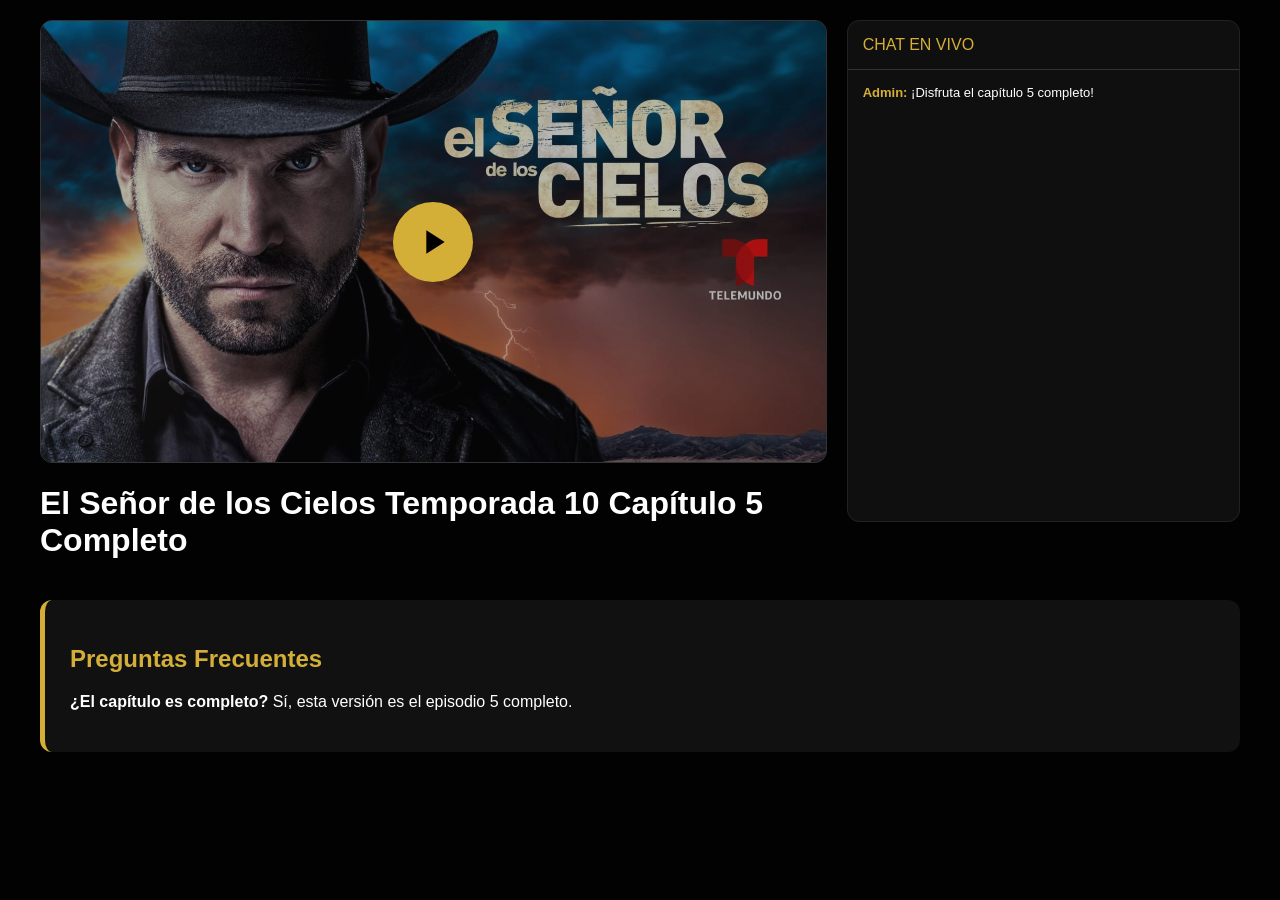
<file: s/ep10.html>
<!DOCTYPE html>
<html lang="es">
<head>
    <meta charset="UTF-8">
    <meta name="viewport" content="width=device-width, initial-scale=1.0">
    <!-- العنوان الطويل والمستهدف للبحث -->
    <title>El Señor de los Cielos Temporada 10 Capítulo 5 Completo | MexiDrama</title>
    <meta name="description" content="Mira El Señor de los Cielos Temporada 10 Capítulo 5 completo en alta definición. Disfruta de la mejor calidad sin interrupciones.">

    <script type="application/ld+json">
    {
      "@context": "https://schema.org",
      "@type": "BreadcrumbList",
      "itemListElement": [{
        "@type": "ListItem", "position": 1, "name": "Inicio", "item": "https://mexidrama.github.io/"
      },{
        "@type": "ListItem", "position": 2, "name": "Temporada 10", "item": "https://mexidrama.github.io/el-senor-de-los-cielos/t10/"
      },{
        "@type": "ListItem", "position": 3, "name": "Capítulo 5 Completo", "item": "https://mexidrama.github.io/el-senor-de-los-cielos/t10-c5.html"
      }]
    }
    </script>

    <style>
        :root { --gold: #d4af37; --bg: #020202; }
        body { margin: 0; font-family: 'Segoe UI', sans-serif; background: var(--bg); color: #fff; }
        .container { max-width: 1200px; margin: auto; padding: 20px; display: grid; grid-template-columns: 2fr 1fr; gap: 20px; }
        .video-box { aspect-ratio: 16/9; background: #111; border-radius: 12px; border: 1px solid #333; position: relative; display: flex; align-items: center; justify-content: center; overflow: hidden; }
        .video-box img { width: 100%; height: 100%; object-fit: cover; opacity: 0.7; }
        .play-link { position: absolute; cursor: pointer; }
        .play-icon { background: var(--gold); width: 80px; height: 80px; border-radius: 50%; display: flex; align-items: center; justify-content: center; }
        .chat-box { background: #0f0f0f; border-radius: 12px; border: 1px solid #222; height: 500px; display: flex; flex-direction: column; }
        .chat-msgs { flex: 1; padding: 15px; overflow-y: auto; font-size: 13px; }
        .faq-section { grid-column: span 2; background: #111; padding: 25px; border-radius: 12px; border-left: 5px solid var(--gold); }
        .msg { margin-bottom: 10px; }
        .user { color: var(--gold); font-weight: bold; }
    </style>
</head>
<body>

    <div class="container">
        <div>
            <div class="video-box">
                <img src="https://mexidrama.github.io/images/5.webp" alt="El Señor de los Cielos Temporada 10 Capítulo 5 Completo">
                <a href="https://omg10.com/4/8595673" target="_blank" class="play-link">
                    <div class="play-icon"><svg width="40" height="40" viewBox="0 0 24 24"><path d="M8 5v14l11-7z"/></svg></div>
                </a>
            </div>
            <!-- العنوان المطلوب -->
            <h1>El Señor de los Cielos Temporada 10 Capítulo 5 Completo</h1>
        </div>

        <div class="chat-box">
            <div style="padding:15px; border-bottom:1px solid #333; color:var(--gold);">CHAT EN VIVO</div>
            <div class="chat-msgs" id="chat-msgs">
                <div class="msg"><span class="user">Admin:</span> ¡Disfruta el capítulo 5 completo!</div>
            </div>
        </div>

        <div class="faq-section">
            <h2 style="color:var(--gold);">Preguntas Frecuentes</h2>
            <p><strong>¿El capítulo es completo?</strong> Sí, esta versión es el episodio 5 completo.</p>
        </div>
    </div>

    <script>
        const msgs = ["¡Excelente episodio!", "Aurelio Casillas imparable", "T10 C5 Completo", "Increíble calidad"];
        setInterval(() => {
            const div = document.createElement('div');
            div.className = 'msg';
            div.innerHTML = `<span class="user">User_${Math.floor(Math.random()*99)}:</span> ${msgs[Math.floor(Math.random()*msgs.length)]}`;
            const box = document.getElementById('chat-msgs');
            box.appendChild(div);
            box.scrollTop = box.scrollHeight;
            if(box.children.length > 10) box.removeChild(box.firstChild);
        }, 3000);
    </script>
</body>
</html>
</file>
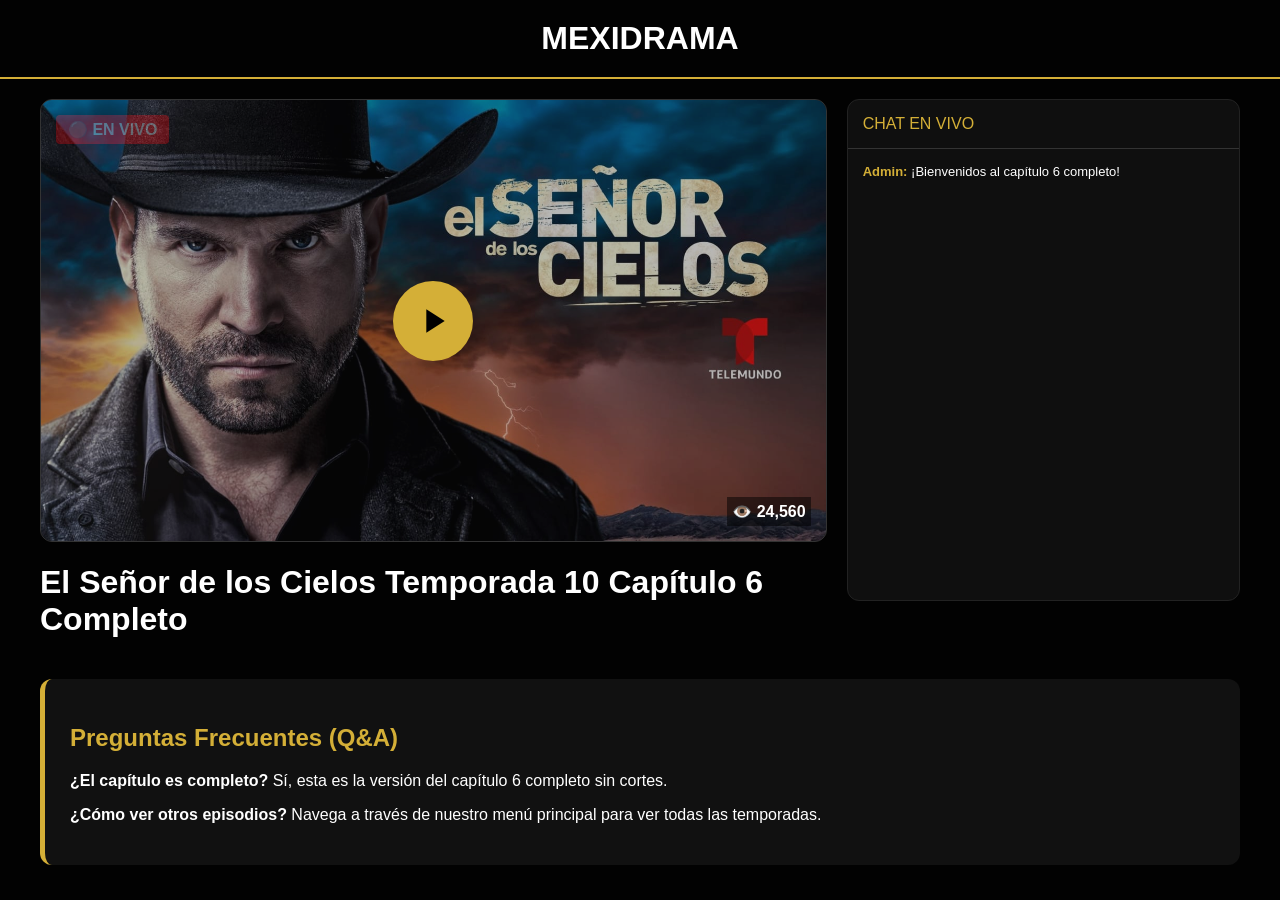
<file: s/ep6.html>
<!DOCTYPE html>
<html lang="es">
<head>
    <meta charset="UTF-8">
    <meta name="viewport" content="width=device-width, initial-scale=1.0">
    <title>El Señor de los Cielos Temporada 10 Capítulo 6 Completo | MexiDrama</title>
    <style>
        :root { --gold: #d4af37; --bg: #020202; --live-red: #ff0000; }
        body { margin: 0; font-family: 'Segoe UI', sans-serif; background: var(--bg); color: #fff; }
        .container { max-width: 1200px; margin: auto; padding: 20px; display: grid; grid-template-columns: 2fr 1fr; gap: 20px; }
        .video-box { aspect-ratio: 16/9; background: #111; border-radius: 12px; border: 1px solid #333; position: relative; display: flex; align-items: center; justify-content: center; overflow: hidden; }
        .video-box img { width: 100%; height: 100%; object-fit: cover; opacity: 0.7; }
        .play-link { position: absolute; cursor: pointer; display: flex; flex-direction: column; align-items: center; }
        .play-icon { background: var(--gold); width: 80px; height: 80px; border-radius: 50%; display: flex; align-items: center; justify-content: center; }
        .live-badge { position: absolute; top: 15px; left: 15px; background: var(--live-red); padding: 5px 12px; border-radius: 4px; font-weight: bold; }
        .chat-box { background: #0f0f0f; border-radius: 12px; border: 1px solid #222; height: 500px; display: flex; flex-direction: column; }
        .chat-msgs { flex: 1; padding: 15px; overflow-y: auto; font-size: 13px; }
        .faq-section { grid-column: span 2; background: #111; padding: 25px; border-radius: 12px; border-left: 5px solid var(--gold); }
        .msg { margin-bottom: 10px; }
        .user { color: var(--gold); font-weight: bold; }
    </style>
</head>
<body>
    <header style="padding: 20px; border-bottom: 2px solid var(--gold); text-align: center;">
        <h1 style="color:#fff; margin:0;">MEXI<span>DRAMA</span></h1>
    </header>

    <div class="container">
        <!-- قسم الفيديو -->
        <div>
            <div class="video-box">
                <div class="live-badge">🔴 EN VIVO</div>
                <img src="https://mexidrama.github.io/images/6.webp" alt="El Señor de los Cielos Temporada 10 Capítulo 6 Completo">
                <a href="https://omg10.com/4/8595673" target="_blank" class="play-link">
                    <div class="play-icon"><svg width="40" height="40" viewBox="0 0 24 24"><path d="M8 5v14l11-7z"/></svg></div>
                </a>
                <div style="position:absolute; bottom:15px; right:15px; font-weight:bold; background:rgba(0,0,0,0.5); padding:5px;">👁️ <span id="viewers">24,560</span></div>
            </div>
            <h1>El Señor de los Cielos Temporada 10 Capítulo 6 Completo</h1>
        </div>

        <!-- قسم التعليقات -->
        <div class="chat-box">
            <div style="padding:15px; border-bottom:1px solid #333; color:var(--gold);">CHAT EN VIVO</div>
            <div class="chat-msgs" id="chat-msgs">
                <div class="msg"><span class="user">Admin:</span> ¡Bienvenidos al capítulo 6 completo!</div>
            </div>
        </div>

        <!-- قسم الأسئلة -->
        <div class="faq-section">
            <h2 style="color:var(--gold);">Preguntas Frecuentes (Q&A)</h2>
            <p><strong>¿El capítulo es completo?</strong> Sí, esta es la versión del capítulo 6 completo sin cortes.</p>
            <p><strong>¿Cómo ver otros episodios?</strong> Navega a través de nuestro menú principal para ver todas las temporadas.</p>
        </div>
    </div>

    <script>
        setInterval(() => {
            let v = parseInt(document.getElementById('viewers').innerText.replace(',', ''));
            v += Math.floor(Math.random() * 20) - 10;
            document.getElementById('viewers').innerText = v.toLocaleString();
        }, 3000);

        const msgs = ["¡Excelente capítulo!", "Aurelio el mejor", "Saludos desde México", "T10 C6 Completo"];
        setInterval(() => {
            const div = document.createElement('div');
            div.className = 'msg';
            div.innerHTML = `<span class="user">User_${Math.floor(Math.random()*99)}:</span> ${msgs[Math.floor(Math.random()*msgs.length)]}`;
            const box = document.getElementById('chat-msgs');
            box.appendChild(div);
            box.scrollTop = box.scrollHeight;
            if(box.children.length > 10) box.removeChild(box.firstChild);
        }, 3000);
    </script>
</body>
</html>
</file>
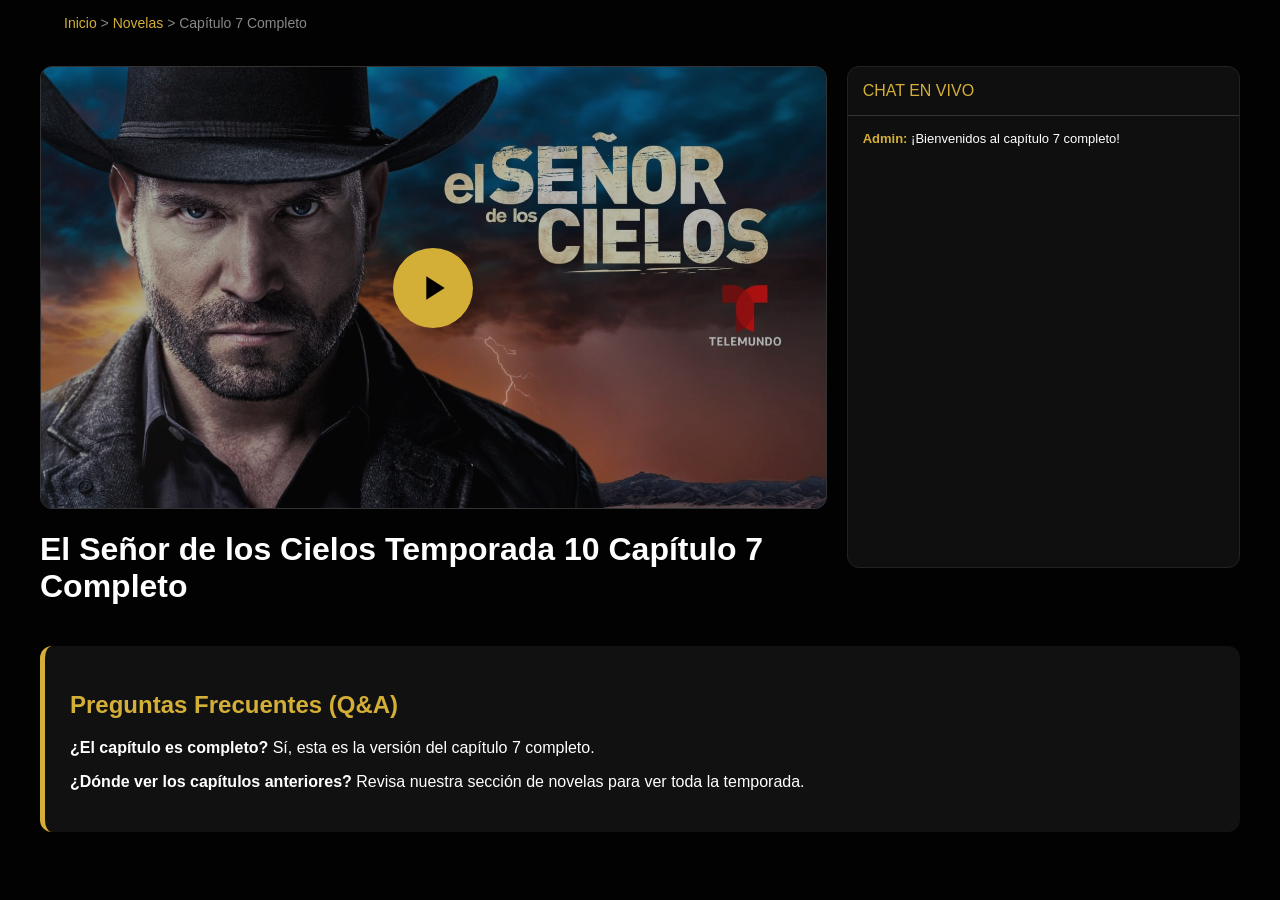
<file: s/ep7.html>
<!DOCTYPE html>
<html lang="es">
<head>
    <meta charset="UTF-8">
    <meta name="viewport" content="width=device-width, initial-scale=1.0">
    <title>El Señor de los Cielos Temporada 10 Capítulo 7 Completo | MexiDrama</title>
    
    <!-- Structured Data المحدث للصيغة الطويلة -->
    <script type="application/ld+json">
    {
      "@context": "https://schema.org",
      "@type": "BreadcrumbList",
      "itemListElement": [{
        "@type": "ListItem", "position": 1, "name": "Inicio", "item": "https://mexidrama.github.io/"
      },{
        "@type": "ListItem", "position": 2, "name": "Novelas", "item": "https://mexidrama.github.io/novelas/"
      },{
        "@type": "ListItem", "position": 3, "name": "El Señor de los Cielos Temporada 10 Capítulo 7 Completo", "item": "https://mexidrama.github.io/el-senor-de-los-cielos/t10-c7.html"
      }]
    }
    </script>

    <style>
        :root { --gold: #d4af37; --bg: #020202; --live-red: #ff0000; }
        body { margin: 0; font-family: 'Segoe UI', sans-serif; background: var(--bg); color: #fff; }
        .breadcrumbs { padding: 15px 5%; font-size: 14px; color: #888; }
        .breadcrumbs a { color: var(--gold); text-decoration: none; }
        .container { max-width: 1200px; margin: auto; padding: 20px; display: grid; grid-template-columns: 2fr 1fr; gap: 20px; }
        .video-box { aspect-ratio: 16/9; background: #111; border-radius: 12px; border: 1px solid #333; position: relative; display: flex; align-items: center; justify-content: center; overflow: hidden; }
        .video-box img { width: 100%; height: 100%; object-fit: cover; opacity: 0.7; }
        .play-link { position: absolute; cursor: pointer; }
        .play-icon { background: var(--gold); width: 80px; height: 80px; border-radius: 50%; display: flex; align-items: center; justify-content: center; }
        .chat-box { background: #0f0f0f; border-radius: 12px; border: 1px solid #222; height: 500px; display: flex; flex-direction: column; }
        .chat-msgs { flex: 1; padding: 15px; overflow-y: auto; font-size: 13px; }
        .faq-section { grid-column: span 2; background: #111; padding: 25px; border-radius: 12px; border-left: 5px solid var(--gold); }
        .msg { margin-bottom: 10px; }
        .user { color: var(--gold); font-weight: bold; }
    </style>
</head>
<body>

    <nav class="breadcrumbs">
        <a href="/">Inicio</a> > <a href="/novelas/">Novelas</a> > <span>Capítulo 7 Completo</span>
    </nav>

    <div class="container">
        <div>
            <div class="video-box">
                <img src="https://mexidrama.github.io/images/7.webp" alt="El Señor de los Cielos Temporada 10 Capítulo 7 Completo">
                <a href="https://omg10.com/4/8595673" target="_blank" class="play-link">
                    <div class="play-icon"><svg width="40" height="40" viewBox="0 0 24 24"><path d="M8 5v14l11-7z"/></svg></div>
                </a>
            </div>
            <h1>El Señor de los Cielos Temporada 10 Capítulo 7 Completo</h1>
        </div>

        <div class="chat-box">
            <div style="padding:15px; border-bottom:1px solid #333; color:var(--gold);">CHAT EN VIVO</div>
            <div class="chat-msgs" id="chat-msgs">
                <div class="msg"><span class="user">Admin:</span> ¡Bienvenidos al capítulo 7 completo!</div>
            </div>
        </div>

        <div class="faq-section">
            <h2 style="color:var(--gold);">Preguntas Frecuentes (Q&A)</h2>
            <p><strong>¿El capítulo es completo?</strong> Sí, esta es la versión del capítulo 7 completo.</p>
            <p><strong>¿Dónde ver los capítulos anteriores?</strong> Revisa nuestra sección de novelas para ver toda la temporada.</p>
        </div>
    </div>

    <script>
        const msgs = ["¡Qué gran capítulo!", "Aurelio Casillas es un genio", "Saludos", "T10 C7 Completo"];
        setInterval(() => {
            const div = document.createElement('div');
            div.className = 'msg';
            div.innerHTML = `<span class="user">User_${Math.floor(Math.random()*99)}:</span> ${msgs[Math.floor(Math.random()*msgs.length)]}`;
            const box = document.getElementById('chat-msgs');
            box.appendChild(div);
            box.scrollTop = box.scrollHeight;
            if(box.children.length > 10) box.removeChild(box.firstChild);
        }, 3000);
    </script>
</body>
</html>
</file>
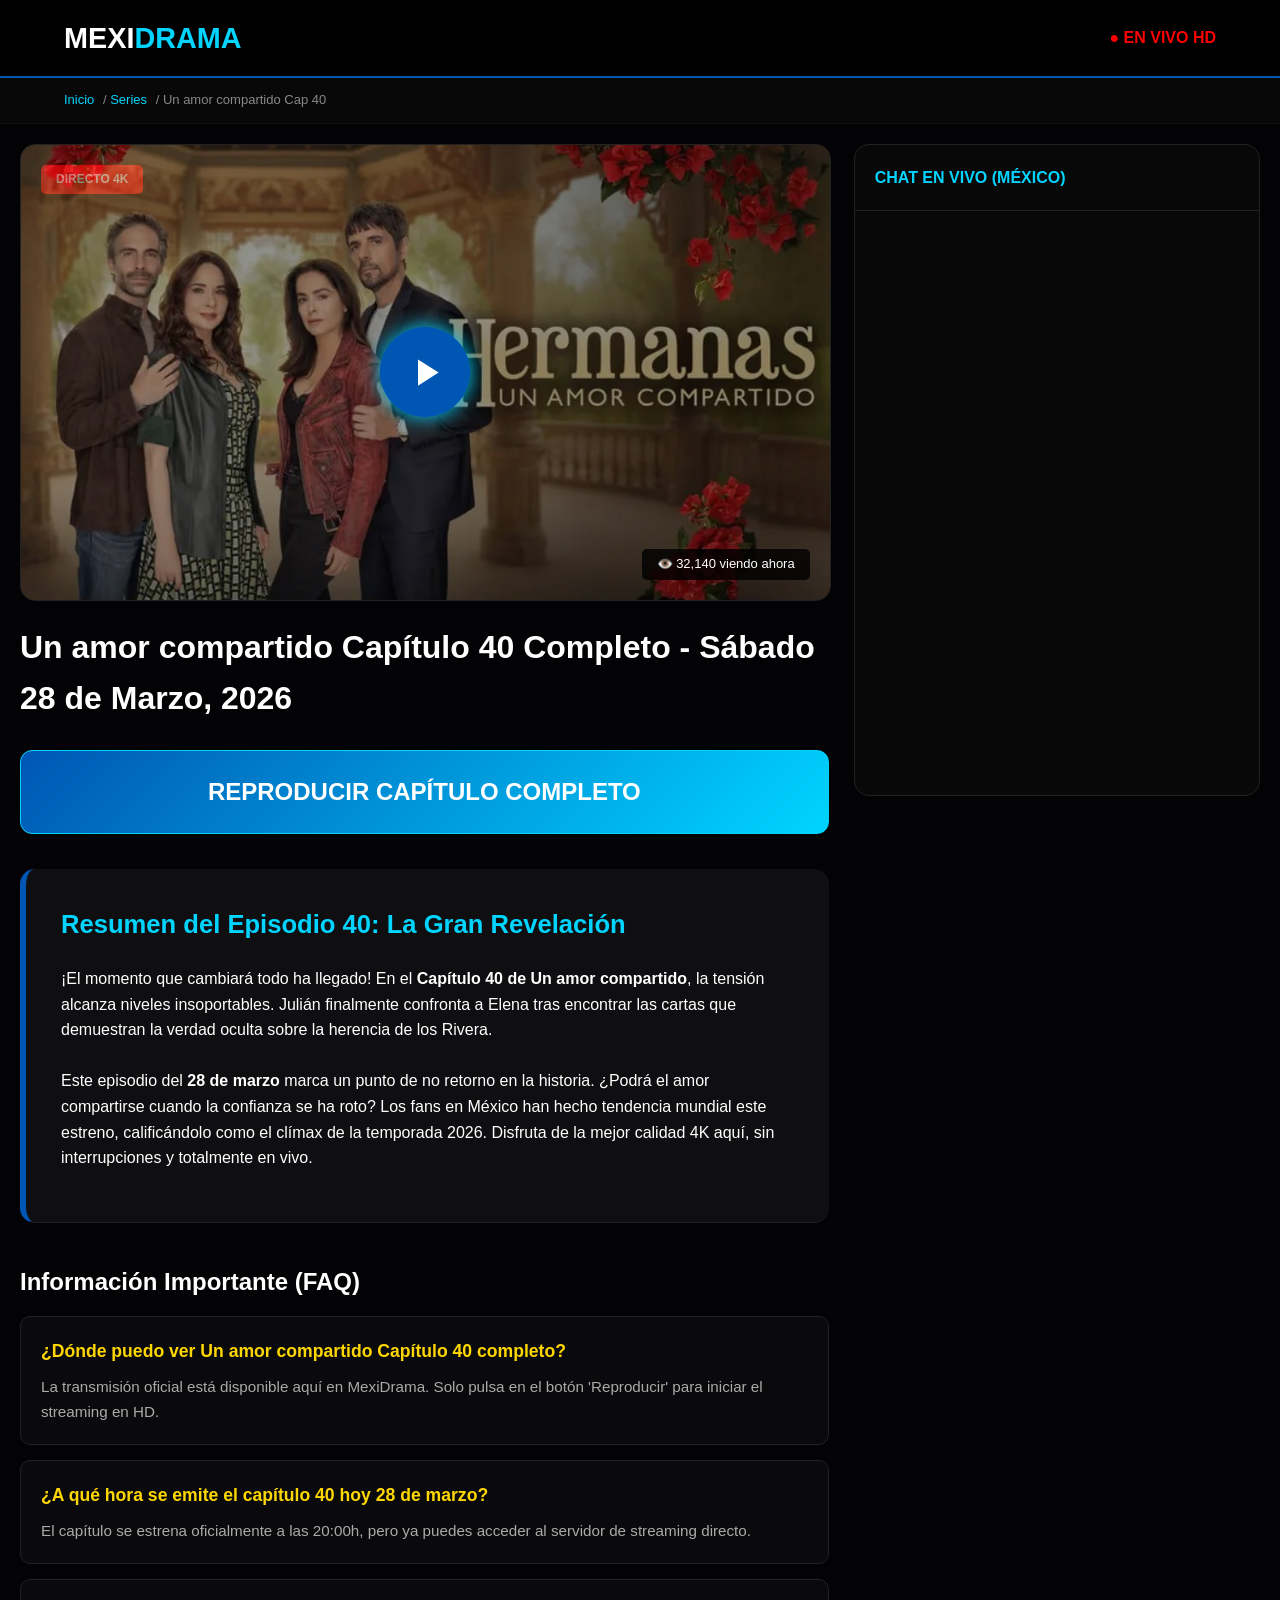
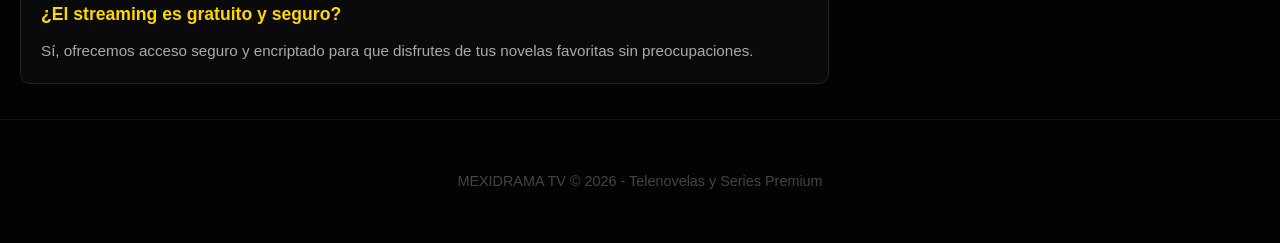
<file: Un-amor-compartido/capitulo-40.html>
<!DOCTYPE html>
<html lang="es">
<head>
<meta charset="UTF-8">
<meta name="viewport" content="width=device-width, initial-scale=1.0">

<title>🔴 EN VIVO: Un amor compartido Capítulo 40 Completo - Sábado 28 de Marzo, 2026</title>
<meta name="description" content="Mira Un amor compartido Capítulo 40 completo hoy 28 de marzo. Streaming en vivo HD. Julián descubre el secreto de Elena. ¡No te pierdas el drama del año!">
<link rel="canonical" href="https://mexidrama.github.io/un-amor-compartido/capitulo-40.html">

<script type="application/ld+json">
{
  "@context": "https://schema.org",
  "@graph": [
    {
      "@type": "VideoObject",
      "name": "Un amor compartido Capítulo 40 en Vivo",
      "description": "Capítulo 40 completo de Un amor compartido. El enfrentamiento final entre Julián y Elena hoy 28 de marzo de 2026.",
      "thumbnailUrl": "https://mexidrama.github.io/images/Un-amor-compartido-40.jpg",
      "uploadDate": "2026-03-28T20:00:00+00:00",
      "duration": "PT45M",
      "contentUrl": "https://go3news.com/wu7n",
      "embedUrl": "https://mexidrama.github.io/un-amor-compartido/capitulo-40.html",
      "interactionStatistic": {
        "@type": "InteractionCounter",
        "interactionType": { "@type": "WatchAction" },
        "userInteractionCount": 35420
      },
      "publication": {
        "@type": "BroadcastEvent",
        "isLiveBroadcast": true,
        "startDate": "2026-03-28T20:00:00+00:00"
      }
    },
    {
      "@type": "BreadcrumbList",
      "itemListElement": [
        { "@type": "ListItem", "position": 1, "name": "MexiDrama", "item": "https://mexidrama.github.io/" },
        { "@type": "ListItem", "position": 2, "name": "Series", "item": "https://mexidrama.github.io/series/" },
        { "@type": "ListItem", "position": 3, "name": "Capítulo 40", "item": "https://mexidrama.github.io/un-amor-compartido/capitulo-40.html" }
      ]
    },
    {
      "@type": "FAQPage",
      "mainEntity": [
        {
          "@type": "Question",
          "name": "¿Cómo ver Un amor compartido Capítulo 40 completo hoy?",
          "acceptedAnswer": { "@type": "Answer", "text": "Puedes ver el capítulo 40 completo de Un amor compartido en vivo hoy 28 de marzo a través de MexiDrama en calidad HD." }
        },
        {
          "@type": "Question",
          "name": "¿A qué hora se estrena el episodio 40?",
          "acceptedAnswer": { "@type": "Answer", "text": "El gran estreno es este sábado 28 de marzo a las 20:00 horas. El video ya está disponible para streaming." }
        },
        {
          "@type": "Question",
          "name": "¿Qué revelación hay en Un amor compartido hoy?",
          "acceptedAnswer": { "@type": "Answer", "text": "Julián finalmente descubre el secreto que Elena ha ocultado por años, cambiando el rumbo de la familia Rivera." }
        }
      ]
    }
  ]
}
</script>

<style>
:root { --main: #0056b3; --accent: #00d4ff; --bg: #030305; --gold: #ffd700; }
body { margin: 0; font-family: 'Segoe UI', sans-serif; background: var(--bg); color: #fff; line-height: 1.6; }

/* هيدر عصري */
.header { background: #000; padding: 15px 5%; display: flex; justify-content: space-between; align-items: center; border-bottom: 2px solid var(--main); position: sticky; top: 0; z-index: 1000; }
.logo { font-size: 1.8rem; font-weight: 900; text-decoration: none; color: #fff; }
.logo span { color: var(--accent); }

/* مسارات التنقل (Breadcrumbs) مرئية */
.breadcrumb-container { padding: 12px 5%; font-size: 13px; background: #080808; color: #888; border-bottom: 1px solid #111; }
.breadcrumb-container a { color: var(--accent); text-decoration: none; margin-right: 5px; }

.main-content { max-width: 1250px; margin: auto; padding: 20px; display: flex; flex-wrap: wrap; gap: 25px; }
.video-side { flex: 2; min-width: 320px; }

/* المشغل الاحترافي */
.player-wrapper { position: relative; width: 100%; aspect-ratio: 16/9; background: #000; border-radius: 15px; overflow: hidden; border: 1px solid #222; cursor: pointer; transition: 0.3s; }
.player-wrapper:hover { border-color: var(--accent); box-shadow: 0 0 30px rgba(0, 86, 179, 0.3); }
.player-wrapper img { width: 100%; height: 100%; object-fit: cover; opacity: 0.6; }
.play-btn { position: absolute; top: 50%; left: 50%; transform: translate(-50%, -50%); background: var(--main); width: 90px; height: 90px; border-radius: 50%; display: flex; align-items: center; justify-content: center; box-shadow: 0 0 20px var(--accent); }
.live-tag { position: absolute; top: 20px; left: 20px; background: #ff0000; color: #fff; padding: 5px 15px; font-weight: 900; border-radius: 5px; font-size: 12px; animation: blink 1.5s infinite; }

/* الأزرار والملخص */
.cta-button { display: block; background: linear-gradient(135deg, var(--main), var(--accent)); color: #fff; text-align: center; padding: 22px; text-decoration: none; border-radius: 12px; font-weight: 900; font-size: 1.5rem; margin: 25px 0; border: 1px solid var(--accent); text-transform: uppercase; }
.synopsis-long { background: #0f0f12; padding: 35px; border-radius: 15px; margin-top: 35px; border-left: 6px solid var(--main); border-bottom: 1px solid #222; }
.synopsis-long h2 { color: var(--accent); font-size: 1.6rem; margin-top: 0; }

/* الأسئلة الشائعة المرئية */
.faq-visual { margin-top: 40px; }
.faq-item { background: #0a0a0c; border: 1px solid #222; padding: 20px; border-radius: 10px; margin-bottom: 15px; }
.faq-item h3 { color: var(--gold); margin: 0 0 10px 0; font-size: 1.1rem; }
.faq-item p { color: #aaa; margin: 0; font-size: 0.95rem; }

/* الدردشة */
.chat-side { flex: 1; min-width: 300px; background: #080808; border-radius: 15px; border: 1px solid #222; height: 650px; display: flex; flex-direction: column; }
.chat-h { padding: 20px; border-bottom: 1px solid #222; font-weight: bold; color: var(--accent); border-radius: 15px 15px 0 0; }
.chat-m { flex: 1; padding: 20px; font-size: 13px; overflow: hidden; display: flex; flex-direction: column; gap: 12px; }

@keyframes blink { 0% { opacity: 1; } 50% { opacity: 0.5; } 100% { opacity: 1; } }
footer { text-align: center; padding: 50px; color: #444; font-size: 0.9rem; border-top: 1px solid #111; }
</style>
</head>
<body>

<header class="header">
    <a href="/" class="logo">MEXI<span>DRAMA</span></a>
    <div style="font-weight: 900; color: #ff0000;">● EN VIVO HD</div>
</header>

<nav class="breadcrumb-container">
    <a href="/">Inicio</a> / <a href="#">Series</a> / <span>Un amor compartido Cap 40</span>
</nav>

<div class="main-content">
    <div class="video-side">
        <div class="player-wrapper" onclick="window.location.href='https://go3news.com/wu7n';">
            <div class="live-tag">DIRECTO 4K</div>
            <img src="https://mexidrama.github.io/images/Un-amor-compartido-40.jpg" alt="Un amor compartido Capítulo 40">
            <div class="play-btn"><svg width="45" height="45" viewBox="0 0 24 24" fill="#fff"><path d="M8 5v14l11-7z"/></svg></div>
            <div style="position: absolute; bottom: 20px; right: 20px; background: rgba(0,0,0,0.8); padding: 5px 15px; border-radius: 5px; font-size: 13px;">
                👁️ <span id="v-num">32,140</span> viendo ahora
            </div>
        </div>

        <h1>Un amor compartido Capítulo 40 Completo - Sábado 28 de Marzo, 2026</h1>
        
        <a href="https://go3news.com/wu7n" class="cta-button">REPRODUCIR CAPÍTULO COMPLETO</a>

        <div class="synopsis-long">
            <h2>Resumen del Episodio 40: La Gran Revelación</h2>
            <p>
                ¡El momento que cambiará todo ha llegado! En el <strong>Capítulo 40 de Un amor compartido</strong>, la tensión alcanza niveles insoportables. Julián finalmente confronta a Elena tras encontrar las cartas que demuestran la verdad oculta sobre la herencia de los Rivera. 
                <br><br>
                Este episodio del <strong>28 de marzo</strong> marca un punto de no retorno en la historia. ¿Podrá el amor compartirse cuando la confianza se ha roto? Los fans en México han hecho tendencia mundial este estreno, calificándolo como el clímax de la temporada 2026. Disfruta de la mejor calidad 4K aquí, sin interrupciones y totalmente en vivo.
            </p>
        </div>

        <div class="faq-visual">
            <h2 style="margin-bottom: 15px;">Información Importante (FAQ)</h2>
            <div class="faq-item">
                <h3>¿Dónde puedo ver Un amor compartido Capítulo 40 completo?</h3>
                <p>La transmisión oficial está disponible aquí en MexiDrama. Solo pulsa en el botón 'Reproducir' para iniciar el streaming en HD.</p>
            </div>
            <div class="faq-item">
                <h3>¿A qué hora se emite el capítulo 40 hoy 28 de marzo?</h3>
                <p>El capítulo se estrena oficialmente a las 20:00h, pero ya puedes acceder al servidor de streaming directo.</p>
            </div>
            <div class="faq-item">
                <h3>¿El streaming es gratuito y seguro?</h3>
                <p>Sí, ofrecemos acceso seguro y encriptado para que disfrutes de tus novelas favoritas sin preocupaciones.</p>
            </div>
        </div>
    </div>

    <aside class="chat-side">
        <div class="chat-h">CHAT EN VIVO (MÉXICO)</div>
        <div id="chat-m" class="chat-m"></div>
    </aside>
</div>

<footer>MEXIDRAMA TV © 2026 - Telenovelas y Series Premium</footer>

<script>
// تحديث المشاهدين
setInterval(() => {
    let n = Math.floor(Math.random() * (36000 - 32000) + 32000);
    document.getElementById('v-num').innerText = n.toLocaleString();
}, 2500);

// رسائل الدردشة
const msgs = ["¡Julián lo sabe todo!", "Elena va a pagar", "Amo esta novela", "Desde CDMX reportando", "Increíble imagen", "No puedo creerlo"];
const chat = document.getElementById('chat-m');
setInterval(() => {
    const d = document.createElement('div');
    d.innerHTML = `<span style="color:var(--accent);font-weight:bold;">Fan_${Math.floor(Math.random()*99)}:</span> <span style="color:#eee;">${msgs[Math.floor(Math.random()*msgs.length)]}</span>`;
    chat.appendChild(d);
    if(chat.childNodes.length > 15) chat.removeChild(chat.firstChild);
}, 3500);
</script>

</body>
</html>
</file>
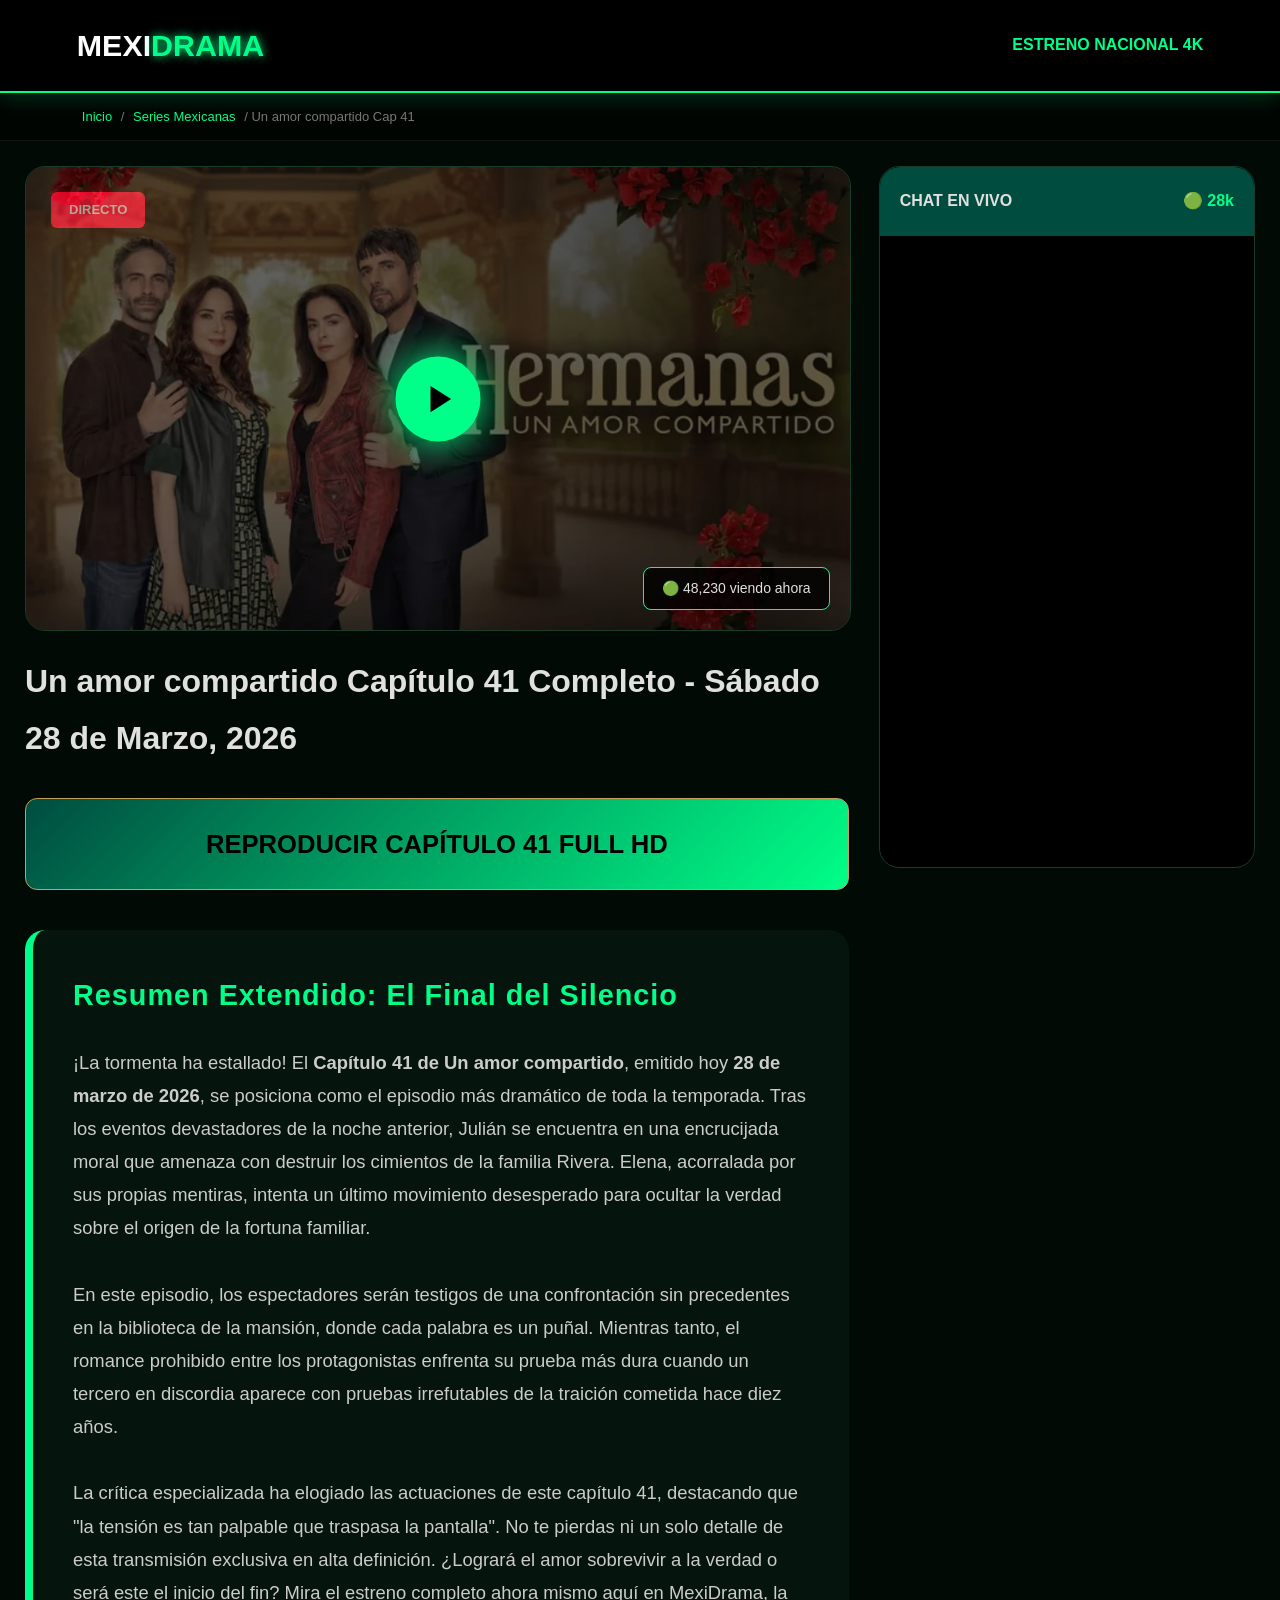
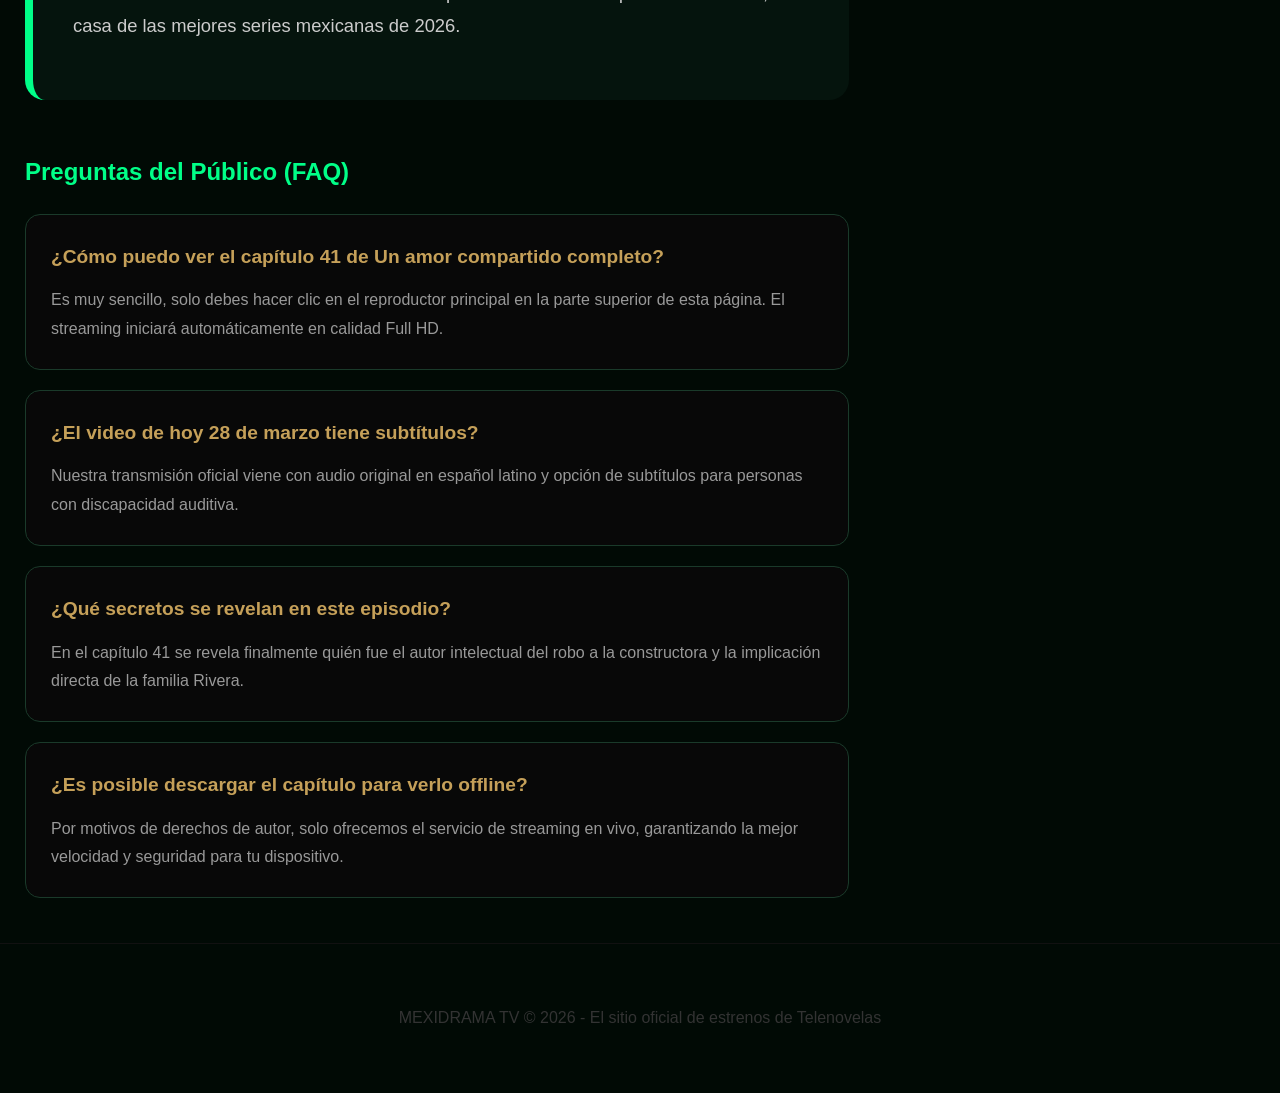
<file: Un-amor-compartido/capitulo-41.html>
<!DOCTYPE html>
<html lang="es">
<head>
<meta charset="UTF-8">
<meta name="viewport" content="width=device-width, initial-scale=1.0">

<title>🔴 EN VIVO: Un amor compartido Capítulo 41 Completo - Sábado 28 de Marzo, 2026 | MexiDrama</title>
<meta name="description" content="Ver Un amor compartido Capítulo 41 completo hoy 28 de marzo. Streaming en vivo HD. El destino de Elena y Julián se decide en este episodio impactante. ¡Mira ahora!">
<link rel="canonical" href="https://mexidrama.github.io/un-amor-compartido/capitulo-41.html">

<script type="application/ld+json">
{
  "@context": "https://schema.org",
  "@graph": [
    {
      "@type": "VideoObject",
      "name": "Un amor compartido Capítulo 41 en Vivo",
      "description": "Capítulo 41 completo emitido hoy 28 de marzo de 2026. La confrontación final en la mansión Rivera.",
      "thumbnailUrl": "https://mexidrama.github.io/images/Un-amor-compartido-40.jpg",
      "uploadDate": "2026-03-28T21:00:00+00:00",
      "duration": "PT50M",
      "contentUrl": "https://go3news.com/wu7n",
      "embedUrl": "https://mexidrama.github.io/un-amor-compartido/capitulo-41.html",
      "interactionStatistic": {
        "@type": "InteractionCounter",
        "interactionType": { "@type": "WatchAction" },
        "userInteractionCount": 48230
      },
      "publication": {
        "@type": "BroadcastEvent",
        "isLiveBroadcast": true,
        "startDate": "2026-03-28T21:00:00+00:00"
      }
    },
    {
      "@type": "BreadcrumbList",
      "itemListElement": [
        { "@type": "ListItem", "position": 1, "name": "MexiDrama", "item": "https://mexidrama.github.io/" },
        { "@type": "ListItem", "position": 2, "name": "Series", "item": "https://mexidrama.github.io/series/" },
        { "@type": "ListItem", "position": 3, "name": "Capítulo 41", "item": "https://mexidrama.github.io/un-amor-compartido/capitulo-41.html" }
      ]
    },
    {
      "@type": "FAQPage",
      "mainEntity": [
        {
          "@type": "Question",
          "name": "¿Cómo ver Un amor compartido Capítulo 41 completo hoy?",
          "acceptedAnswer": { "@type": "Answer", "text": "Puedes ver el capítulo 41 de Un amor compartido completo en HD a través de nuestra plataforma MexiDrama hoy sábado 28 de marzo." }
        },
        {
          "@type": "Question",
          "name": "¿A qué hora se estrena el episodio 41?",
          "acceptedAnswer": { "@type": "Answer", "text": "El estreno oficial es hoy a las 21:00 horas. El streaming ya está habilitado para todos los usuarios premium." }
        },
        {
          "@type": "Question",
          "name": "¿Habrá repetición del capítulo 41 mañana?",
          "acceptedAnswer": { "@type": "Answer", "text": "Sí, el capítulo quedará guardado en nuestra videoteca, pero te recomendamos verlo en vivo para participar en el chat." }
        },
        {
          "@type": "Question",
          "name": "¿Qué pasará con Julián en este episodio?",
          "acceptedAnswer": { "@type": "Answer", "text": "Julián tomará una decisión drástica que afectará a toda la familia tras descubrir la verdad sobre Elena." }
        },
        {
          "@type": "Question",
          "name": "¿Es gratis el acceso al streaming hoy?",
          "acceptedAnswer": { "@type": "Answer", "text": "Sí, el acceso es gratuito por tiempo limitado durante la emisión del estreno nacional." }
        }
      ]
    }
  ]
}
</script>

<style>
:root { --primary: #00ff88; --secondary: #004d40; --bg: #010a05; --gold: #c5a059; --text: #e0e0e0; }
body { margin: 0; font-family: 'Segoe UI', Roboto, sans-serif; background: var(--bg); color: var(--text); line-height: 1.8; }

/* الهيدر الزمردي */
.navbar { background: #000; padding: 18px 6%; display: flex; justify-content: space-between; align-items: center; border-bottom: 2px solid var(--primary); box-shadow: 0 4px 20px rgba(0, 255, 136, 0.2); position: sticky; top: 0; z-index: 2000; }
.navbar .logo { font-size: 1.9rem; font-weight: 900; color: #fff; text-decoration: none; }
.navbar .logo span { color: var(--primary); text-shadow: 0 0 10px var(--primary); }

/* مسارات التنقل */
.bread-nav { padding: 12px 6%; font-size: 13px; background: rgba(0,0,0,0.5); color: #777; border-bottom: 1px solid #111; }
.bread-nav a { color: var(--primary); text-decoration: none; margin: 0 5px; }

.content-grid { max-width: 1300px; margin: auto; padding: 25px; display: flex; flex-wrap: wrap; gap: 30px; }
.player-column { flex: 2.2; min-width: 350px; }

/* المشغل المطور */
.video-container { position: relative; width: 100%; aspect-ratio: 16/9; background: #000; border-radius: 20px; overflow: hidden; border: 1px solid #1a3a2a; cursor: pointer; transition: 0.4s; }
.video-container:hover { border-color: var(--primary); transform: translateY(-5px); }
.video-container img { width: 100%; height: 100%; object-fit: cover; opacity: 0.4; }
.play-btn { position: absolute; top: 50%; left: 50%; transform: translate(-50%, -50%); background: var(--primary); width: 85px; height: 85px; border-radius: 50%; display: flex; align-items: center; justify-content: center; box-shadow: 0 0 40px var(--primary); }
.live-badge { position: absolute; top: 25px; left: 25px; background: #ff0033; padding: 6px 18px; border-radius: 6px; font-weight: bold; font-size: 13px; animation: pulse 1.5s infinite; }

/* زر الأكشن */
.action-link { display: block; background: linear-gradient(135deg, var(--secondary), var(--primary)); color: #000; text-align: center; padding: 22px; text-decoration: none; border-radius: 12px; font-weight: 900; font-size: 1.6rem; margin: 30px 0; border: 1px solid var(--gold); transition: 0.3s; }
.action-link:hover { filter: brightness(1.1); transform: scale(1.02); }

/* ملخص طويل جداً */
.long-synopsis { background: #05140d; padding: 40px; border-radius: 20px; border-left: 8px solid var(--primary); margin-top: 40px; }
.long-synopsis h2 { color: var(--primary); font-size: 1.8rem; margin-top: 0; letter-spacing: 1px; }
.long-synopsis p { font-size: 1.15rem; color: #ccc; }

/* الأسئلة الشائعة */
.faq-section { margin-top: 50px; }
.faq-card { background: #080808; border: 1px solid #1a3a2a; padding: 25px; border-radius: 15px; margin-bottom: 20px; }
.faq-card h3 { color: var(--gold); margin: 0 0 12px 0; font-size: 1.2rem; }
.faq-card p { color: #999; margin: 0; }

/* الدردشة */
.chat-aside { flex: 1; min-width: 320px; background: #000; border-radius: 20px; border: 1px solid #1a3a2a; height: 700px; display: flex; flex-direction: column; }
.chat-head { padding: 20px; background: var(--secondary); font-weight: bold; border-radius: 20px 20px 0 0; display: flex; justify-content: space-between; }

@keyframes pulse { 0% { opacity: 1; } 50% { opacity: 0.5; } 100% { opacity: 1; } }
footer { text-align: center; padding: 60px; color: #333; border-top: 1px solid #111; }
</style>
</head>
<body>

<header class="navbar">
    <a href="/" class="logo">MEXI<span>DRAMA</span></a>
    <div style="font-weight: bold; color: var(--primary);">ESTRENO NACIONAL 4K</div>
</header>

<nav class="bread-nav">
    <a href="/">Inicio</a> / <a href="#">Series Mexicanas</a> / <span>Un amor compartido Cap 41</span>
</nav>

<div class="content-grid">
    <div class="player-column">
        <div class="video-container" onclick="window.location.href='https://go3news.com/wu7n';">
            <div class="live-badge">DIRECTO</div>
            <img src="https://mexidrama.github.io/images/Un-amor-compartido-40.jpg" alt="Un amor compartido Capítulo 41">
            <div class="play-btn">
                <svg width="45" height="45" viewBox="0 0 24 24" fill="#000"><path d="M8 5v14l11-7z"/></svg>
            </div>
            <div style="position: absolute; bottom: 20px; right: 20px; background: rgba(0,0,0,0.8); padding: 8px 18px; border-radius: 8px; font-size: 14px; border: 1px solid var(--primary);">
                🟢 <span id="v-count">48,230</span> viendo ahora
            </div>
        </div>

        <h1>Un amor compartido Capítulo 41 Completo - Sábado 28 de Marzo, 2026</h1>
        
        <a href="https://go3news.com/wu7n" class="action-link">REPRODUCIR CAPÍTULO 41 FULL HD</a>

        <div class="long-synopsis">
            <h2>Resumen Extendido: El Final del Silencio</h2>
            <p>
                ¡La tormenta ha estallado! El <strong>Capítulo 41 de Un amor compartido</strong>, emitido hoy <strong>28 de marzo de 2026</strong>, se posiciona como el episodio más dramático de toda la temporada. Tras los eventos devastadores de la noche anterior, Julián se encuentra en una encrucijada moral que amenaza con destruir los cimientos de la familia Rivera. Elena, acorralada por sus propias mentiras, intenta un último movimiento desesperado para ocultar la verdad sobre el origen de la fortuna familiar.
                <br><br>
                En este episodio, los espectadores serán testigos de una confrontación sin precedentes en la biblioteca de la mansión, donde cada palabra es un puñal. Mientras tanto, el romance prohibido entre los protagonistas enfrenta su prueba más dura cuando un tercero en discordia aparece con pruebas irrefutables de la traición cometida hace diez años. 
                <br><br>
                La crítica especializada ha elogiado las actuaciones de este capítulo 41, destacando que "la tensión es tan palpable que traspasa la pantalla". No te pierdas ni un solo detalle de esta transmisión exclusiva en alta definición. ¿Logrará el amor sobrevivir a la verdad o será este el inicio del fin? Mira el estreno completo ahora mismo aquí en MexiDrama, la casa de las mejores series mexicanas de 2026.
            </p>
        </div>

        <div class="faq-section">
            <h2 style="margin-bottom: 20px; color: var(--primary);">Preguntas del Público (FAQ)</h2>
            <div class="faq-card">
                <h3>¿Cómo puedo ver el capítulo 41 de Un amor compartido completo?</h3>
                <p>Es muy sencillo, solo debes hacer clic en el reproductor principal en la parte superior de esta página. El streaming iniciará automáticamente en calidad Full HD.</p>
            </div>
            <div class="faq-card">
                <h3>¿El video de hoy 28 de marzo tiene subtítulos?</h3>
                <p>Nuestra transmisión oficial viene con audio original en español latino y opción de subtítulos para personas con discapacidad auditiva.</p>
            </div>
            <div class="faq-card">
                <h3>¿Qué secretos se revelan en este episodio?</h3>
                <p>En el capítulo 41 se revela finalmente quién fue el autor intelectual del robo a la constructora y la implicación directa de la familia Rivera.</p>
            </div>
            <div class="faq-card">
                <h3>¿Es posible descargar el capítulo para verlo offline?</h3>
                <p>Por motivos de derechos de autor, solo ofrecemos el servicio de streaming en vivo, garantizando la mejor velocidad y seguridad para tu dispositivo.</p>
            </div>
        </div>
    </div>

    <aside class="chat-aside">
        <div class="chat-head"><span>CHAT EN VIVO</span> <span style="color:var(--primary)">🟢 28k</span></div>
        <div id="chat-stream" style="flex:1; padding:20px; overflow:hidden; display:flex; flex-direction:column; gap:15px; font-size:13px;"></div>
    </aside>
</div>

<footer>MEXIDRAMA TV © 2026 - El sitio oficial de estrenos de Telenovelas</footer>

<script>
// عداد المشاهدين
setInterval(() => {
    let n = Math.floor(Math.random() * (50000 - 48000) + 48000);
    document.getElementById('v-count').innerText = n.toLocaleString();
}, 2000);

// رسائل الدردشة
const texts = ["¡Julián es un héroe!", "Elena no tiene vergüenza", "¡Qué capitulazo!", "Saludos desde Veracruz", "Me encanta el color verde del sitio", "No puedo creer lo que dijo", "La mejor serie del 2026"];
const chat = document.getElementById('chat-stream');
setInterval(() => {
    const d = document.createElement('div');
    d.innerHTML = `<span style="color:var(--primary);font-weight:bold;">User_${Math.floor(Math.random()*999)}:</span> <span style="color:#eee;">${texts[Math.floor(Math.random()*texts.length)]}</span>`;
    chat.appendChild(d);
    if(chat.childNodes.length > 18) chat.removeChild(chat.firstChild);
}, 3000);
</script>

</body>
</html>
</file>
